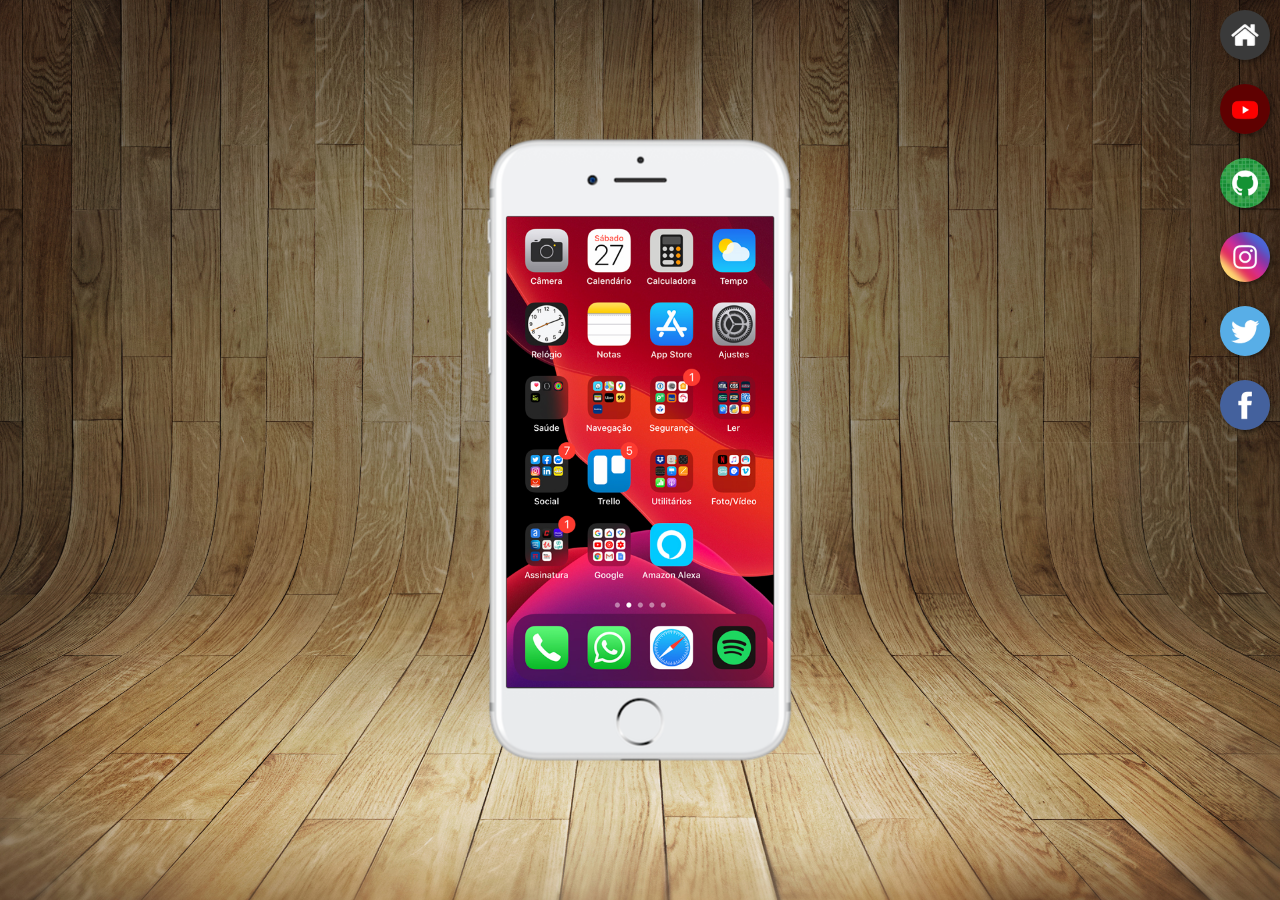
<file: index.html>
<!DOCTYPE html>
<html lang="pt-br">
<head>
    <meta charset="UTF-8">
    <meta name="viewport" content="width=device-width, initial-scale=1.0">
    <link rel="shortcut icon" href="pacote-d013/favicon.ico" type="image/x-icon">
    <title>Projeto Redes Sociais</title>
    <link rel="stylesheet" href="estilos/style.css">
</head>
<body>
    <main>
        <section id="telefone">
            <iframe src="home.html" frameborder="0" name="tela" id="tela">Seu navegador não é compatível com isso</iframe>
        </section>
        <section id="redes-sociais">
            <a href="home.html" target="tela"><img src="pacote-d013/imagens/logo-home.jpg" alt="Home"></a><br>
            <a href="youtube.html" target="tela"><img src="pacote-d013/imagens/logo-youtube.jpg" alt="YouTube"></a><br>
            <a href="github.html" target="tela"><img src="pacote-d013/imagens/logo-github.jpg" alt="GitHub"></a><br>
            <a href="instagram.html" target="tela"><img src="pacote-d013/imagens/logo-instagram.jpg" alt="Instagram"></a><br>
            <a href="twitter.html" target="tela"><img src="pacote-d013/imagens/logo-twitter.jpg" alt="Twitter"></a><br>
            <a href="facebook.html" target="tela"><img src="pacote-d013/imagens/logo-facebook.jpg" alt="Facebook"></a>
        </section>
    </main>
</body>
</html>
</file>
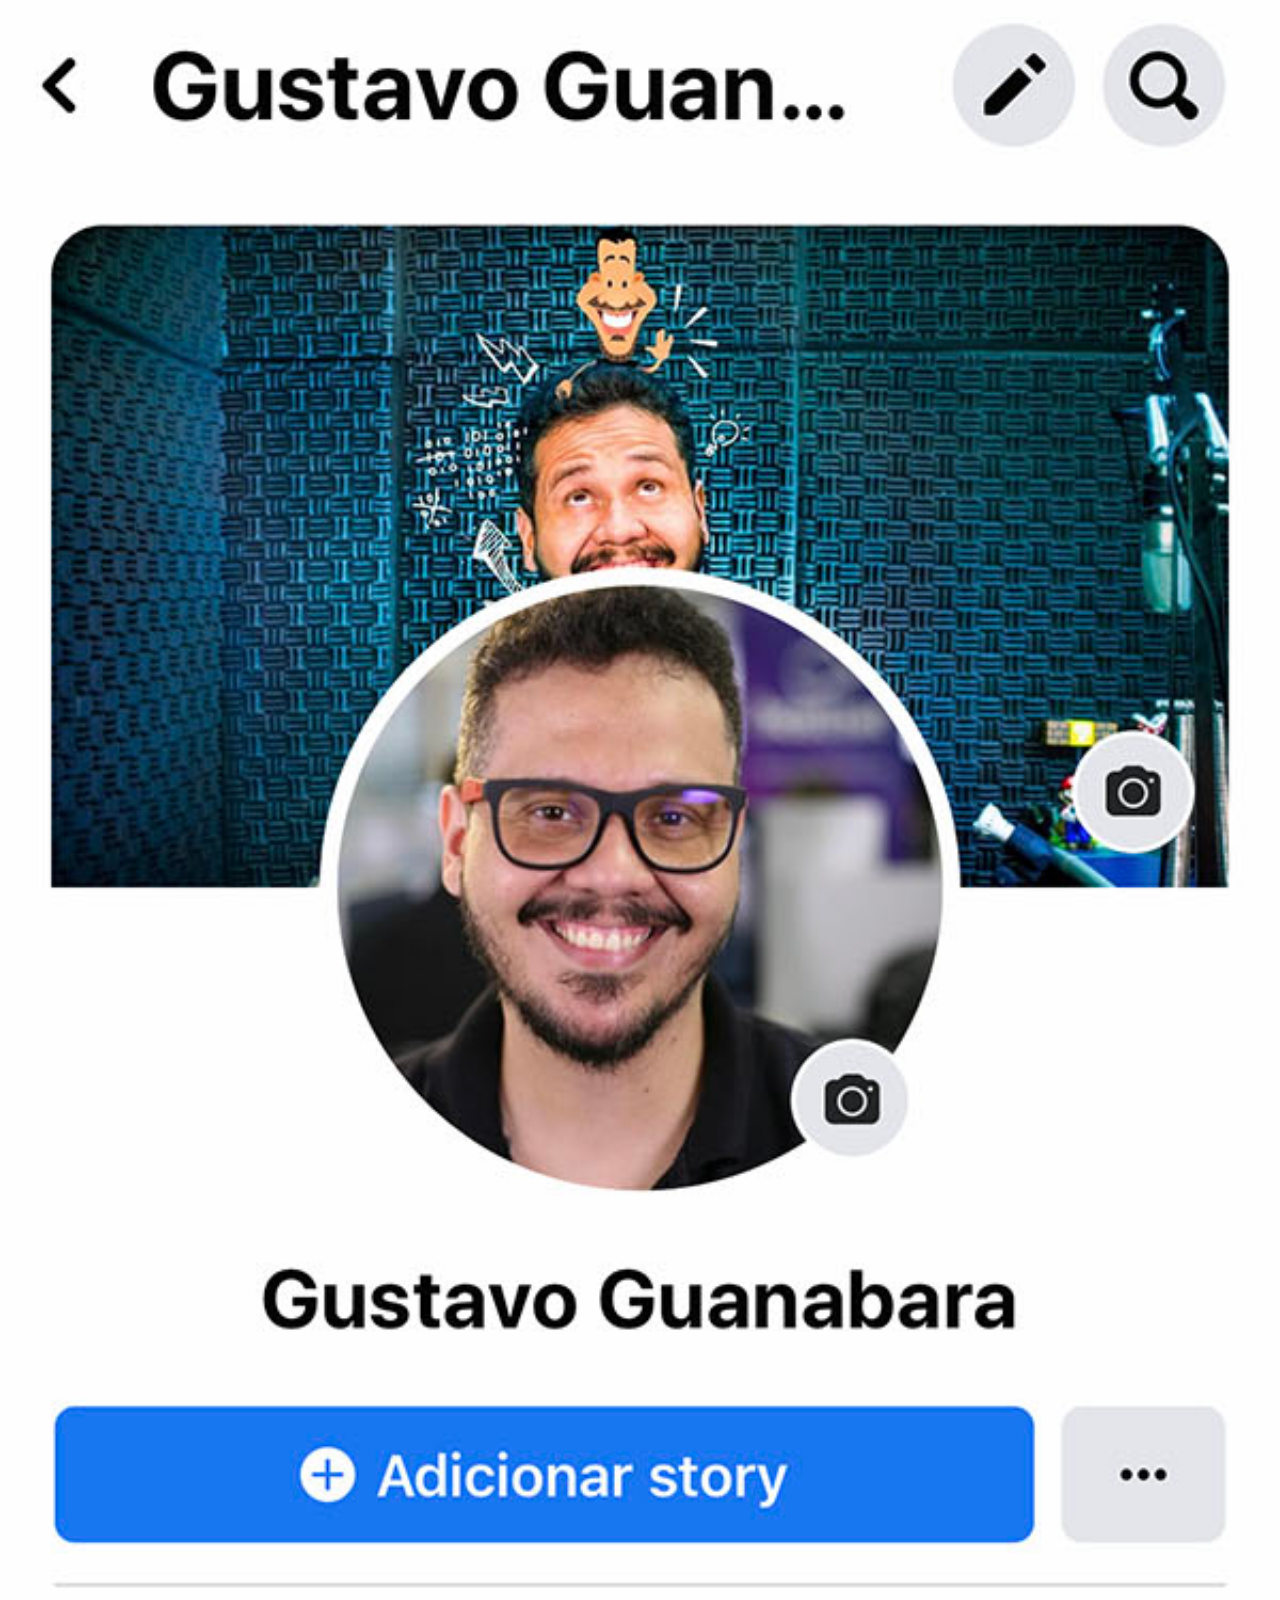
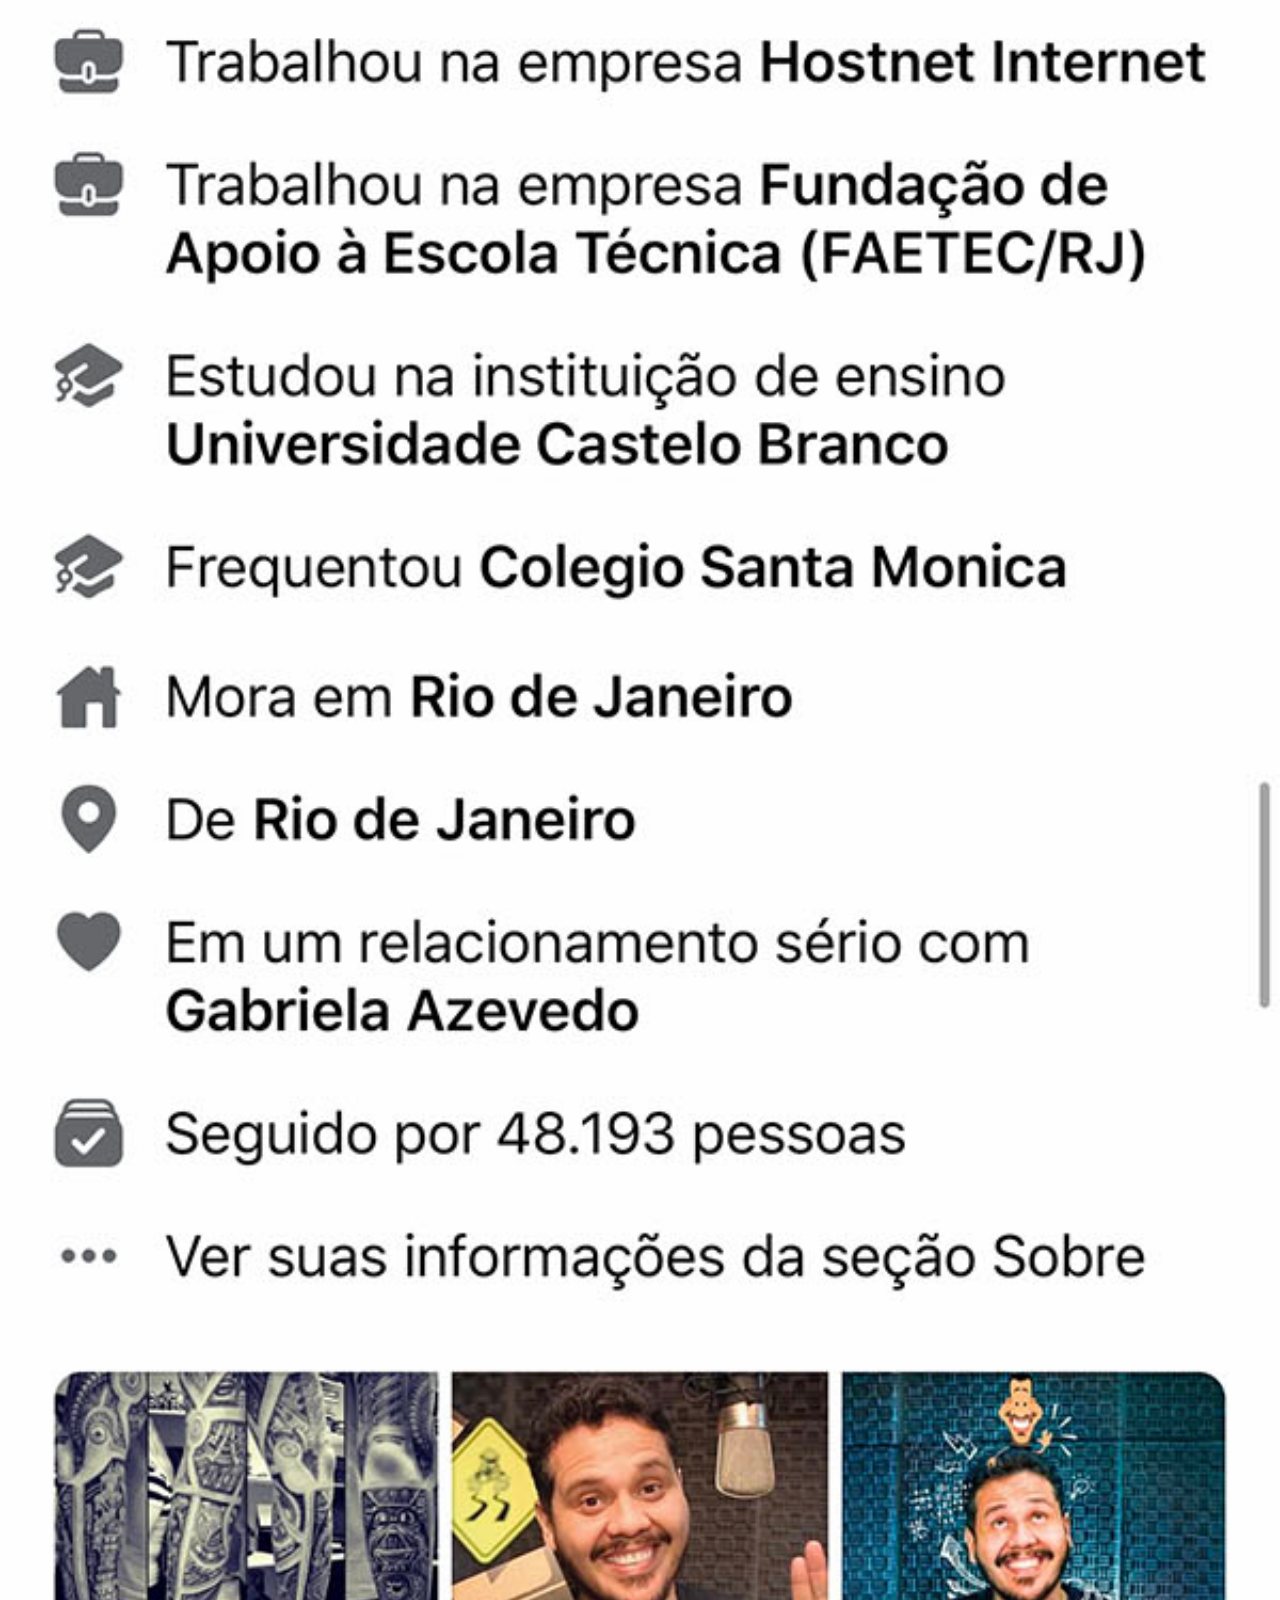
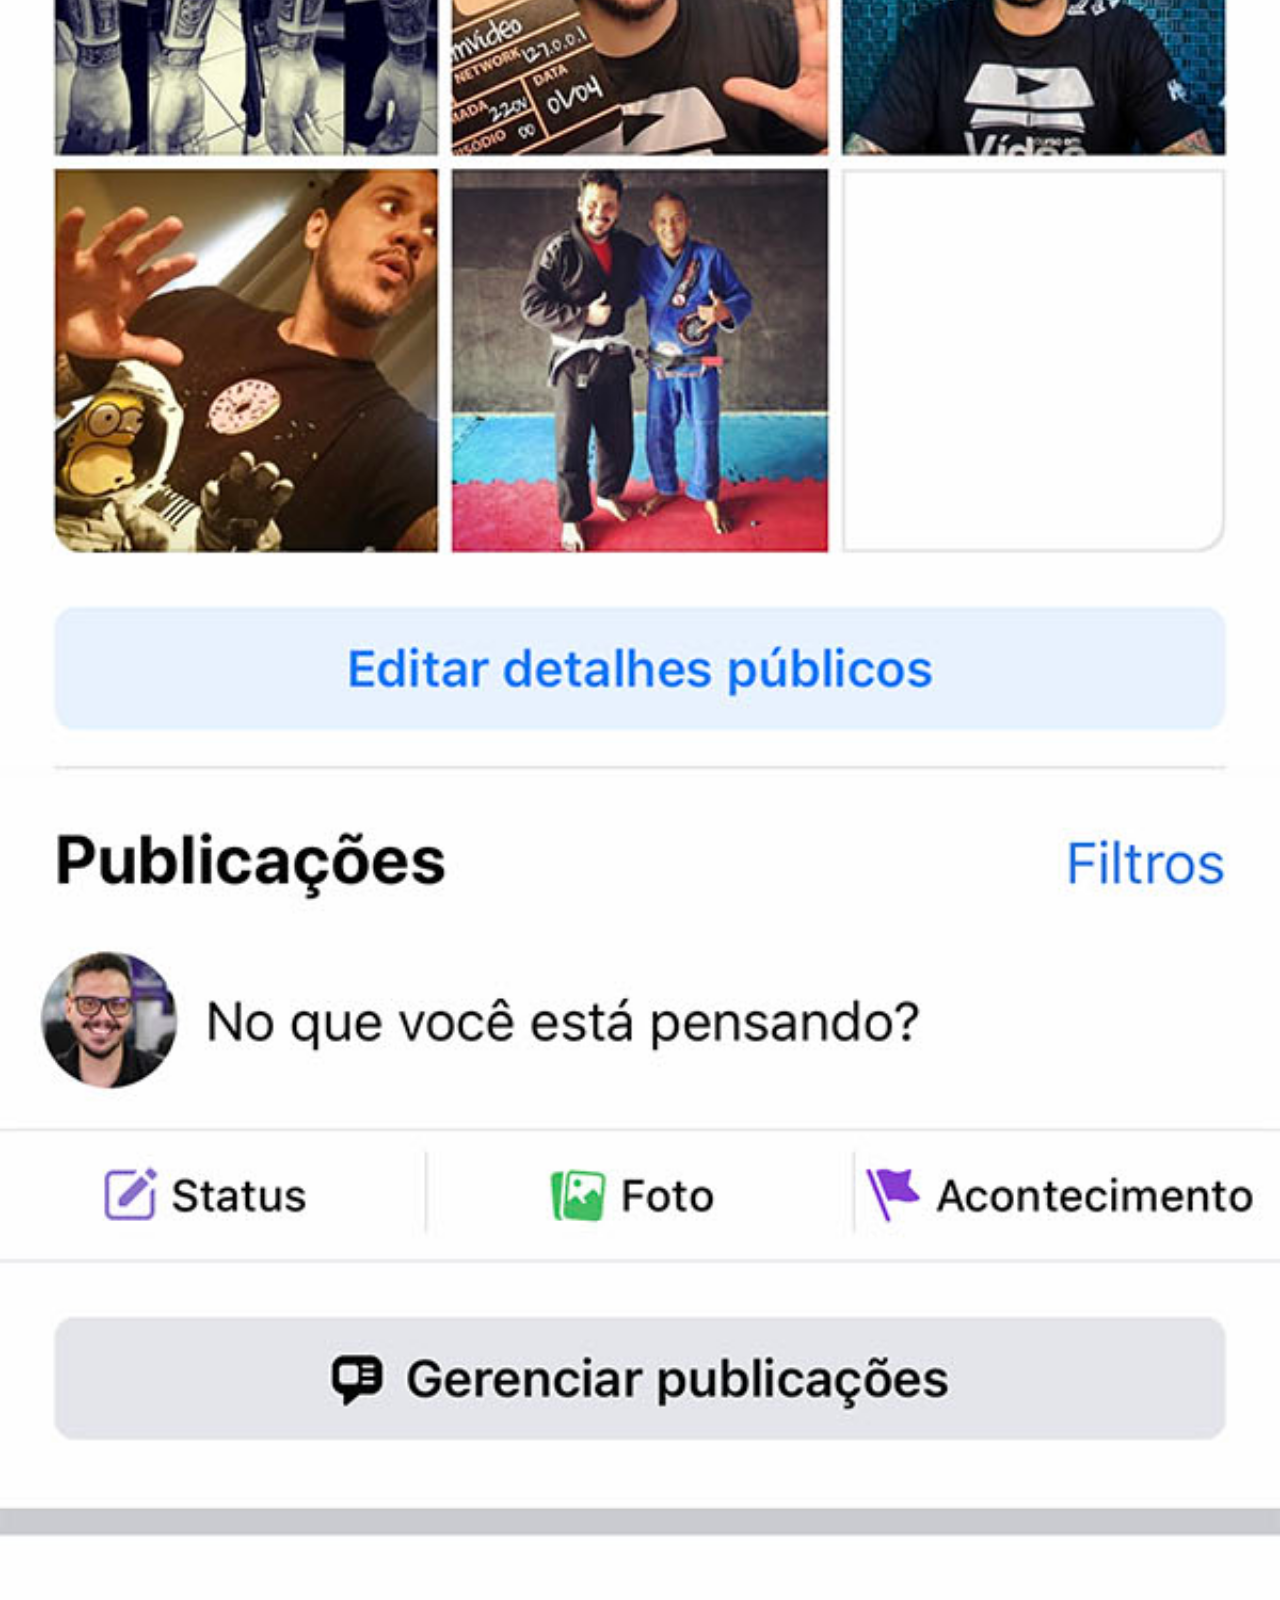
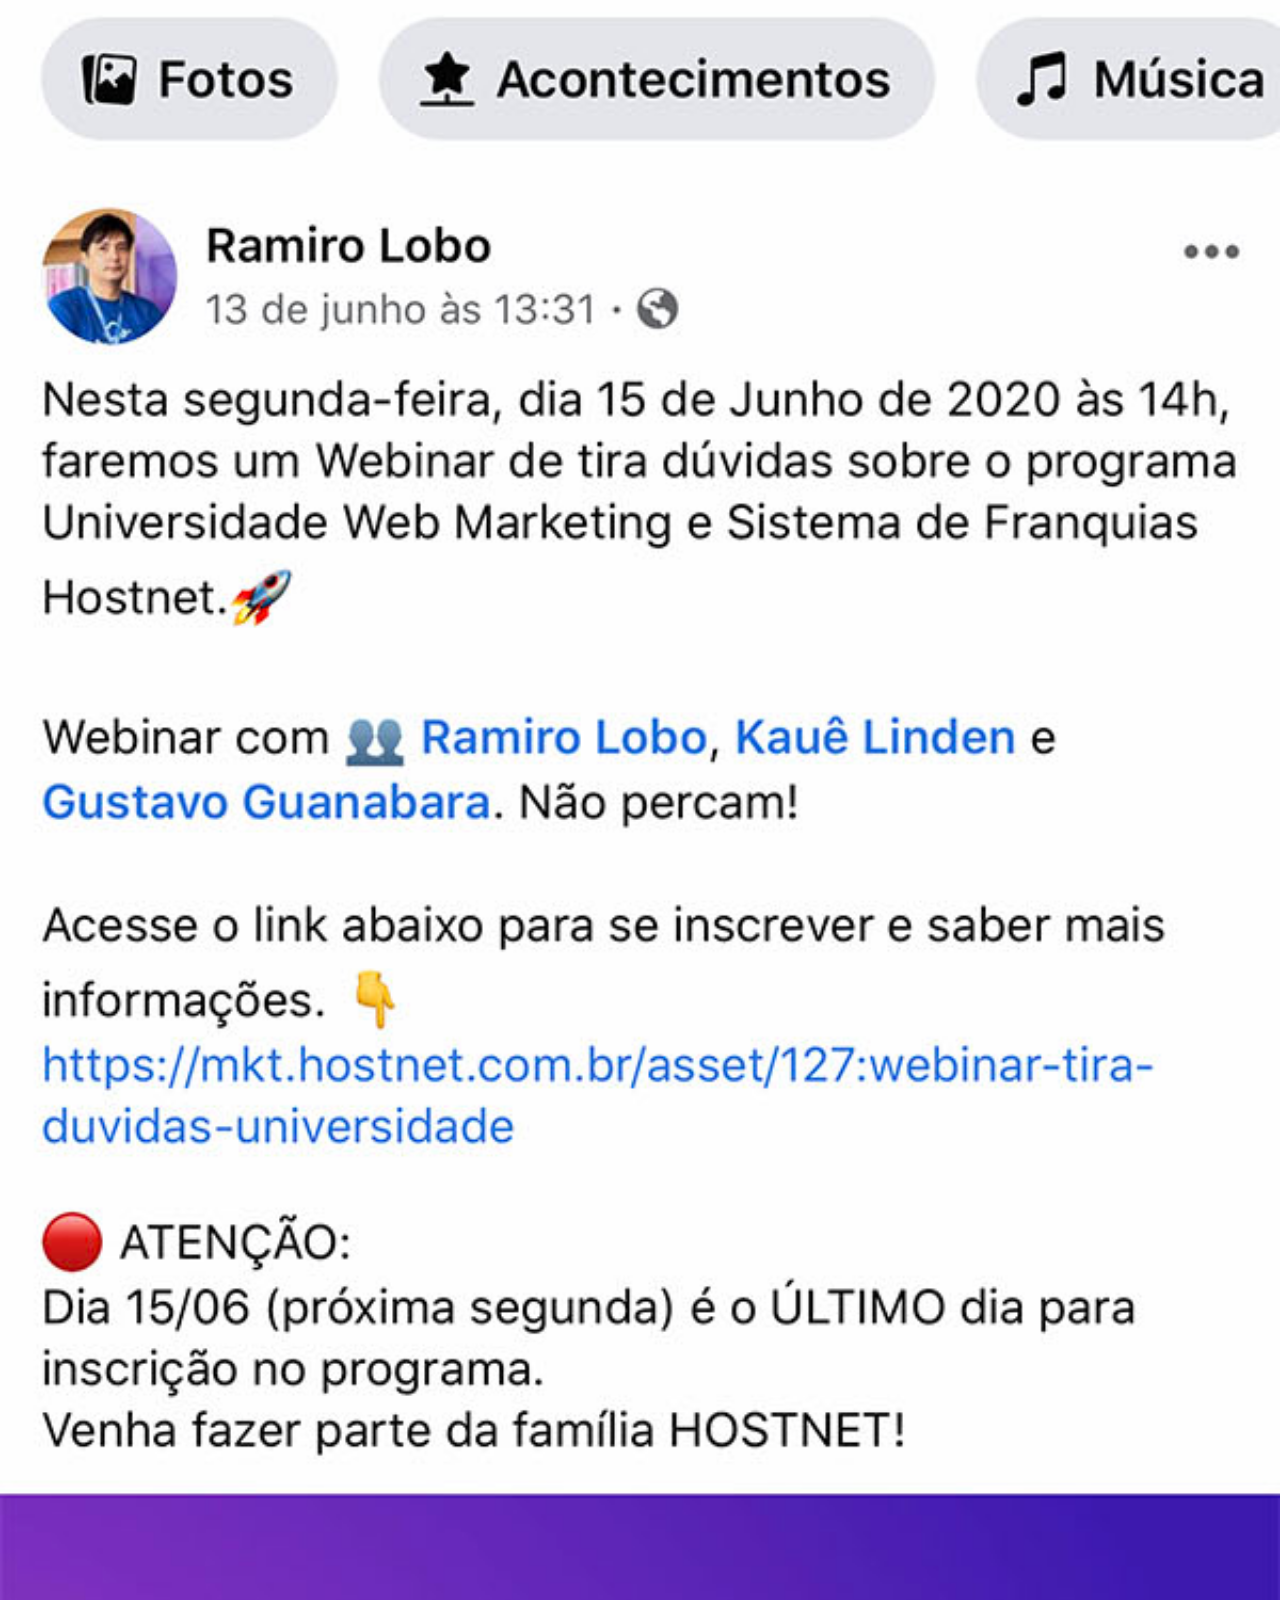
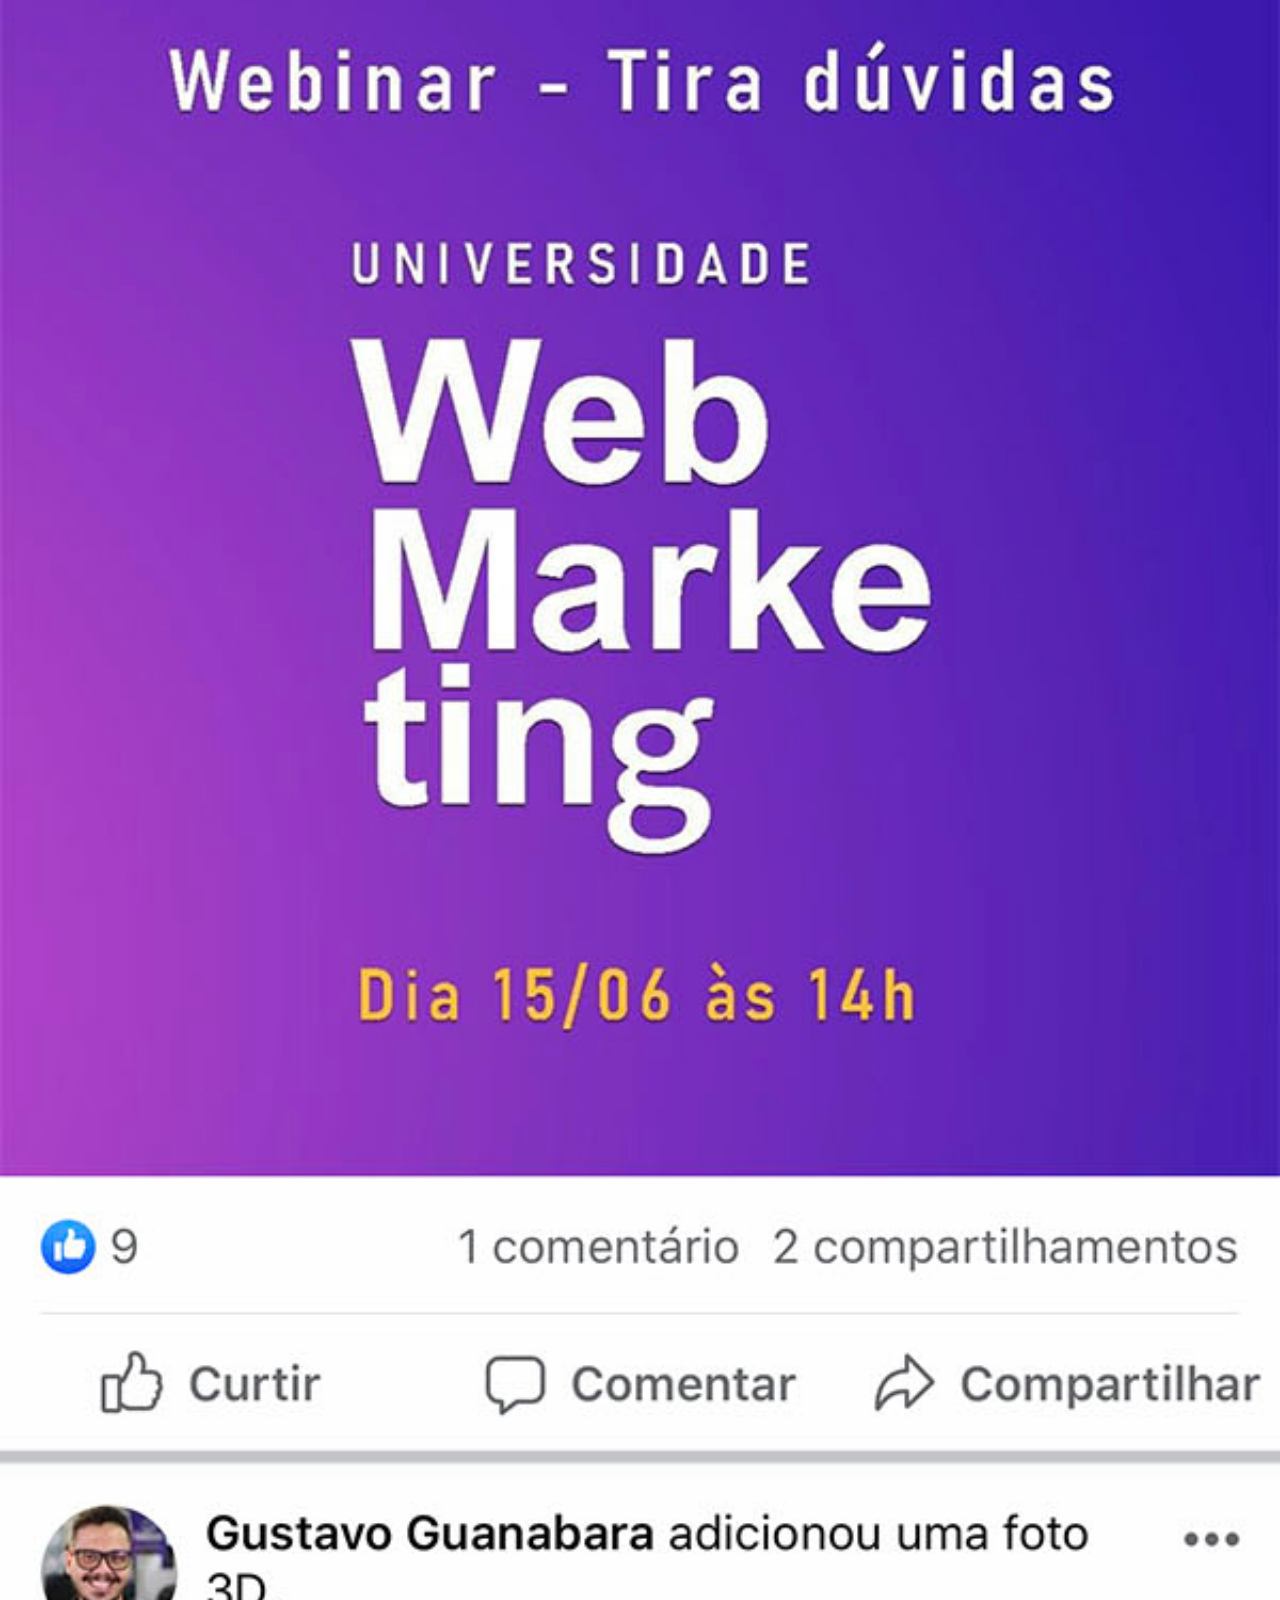
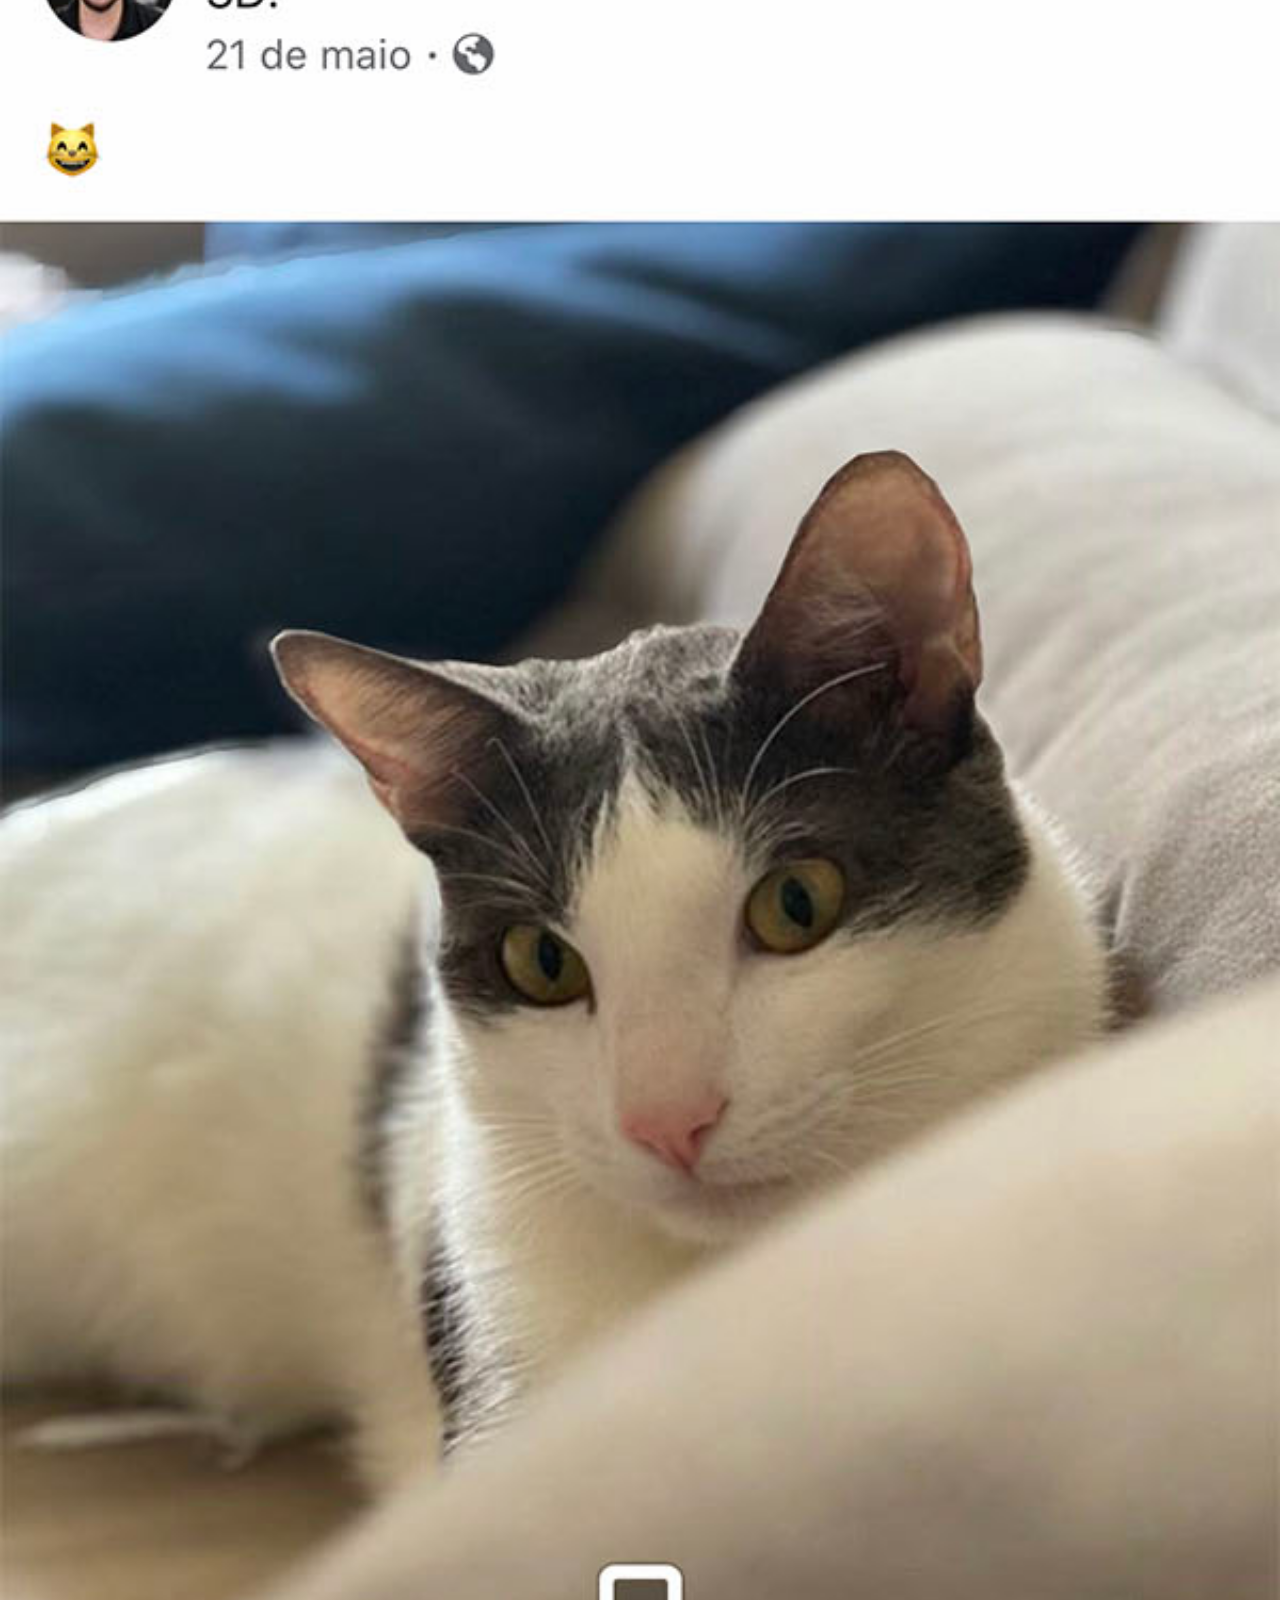
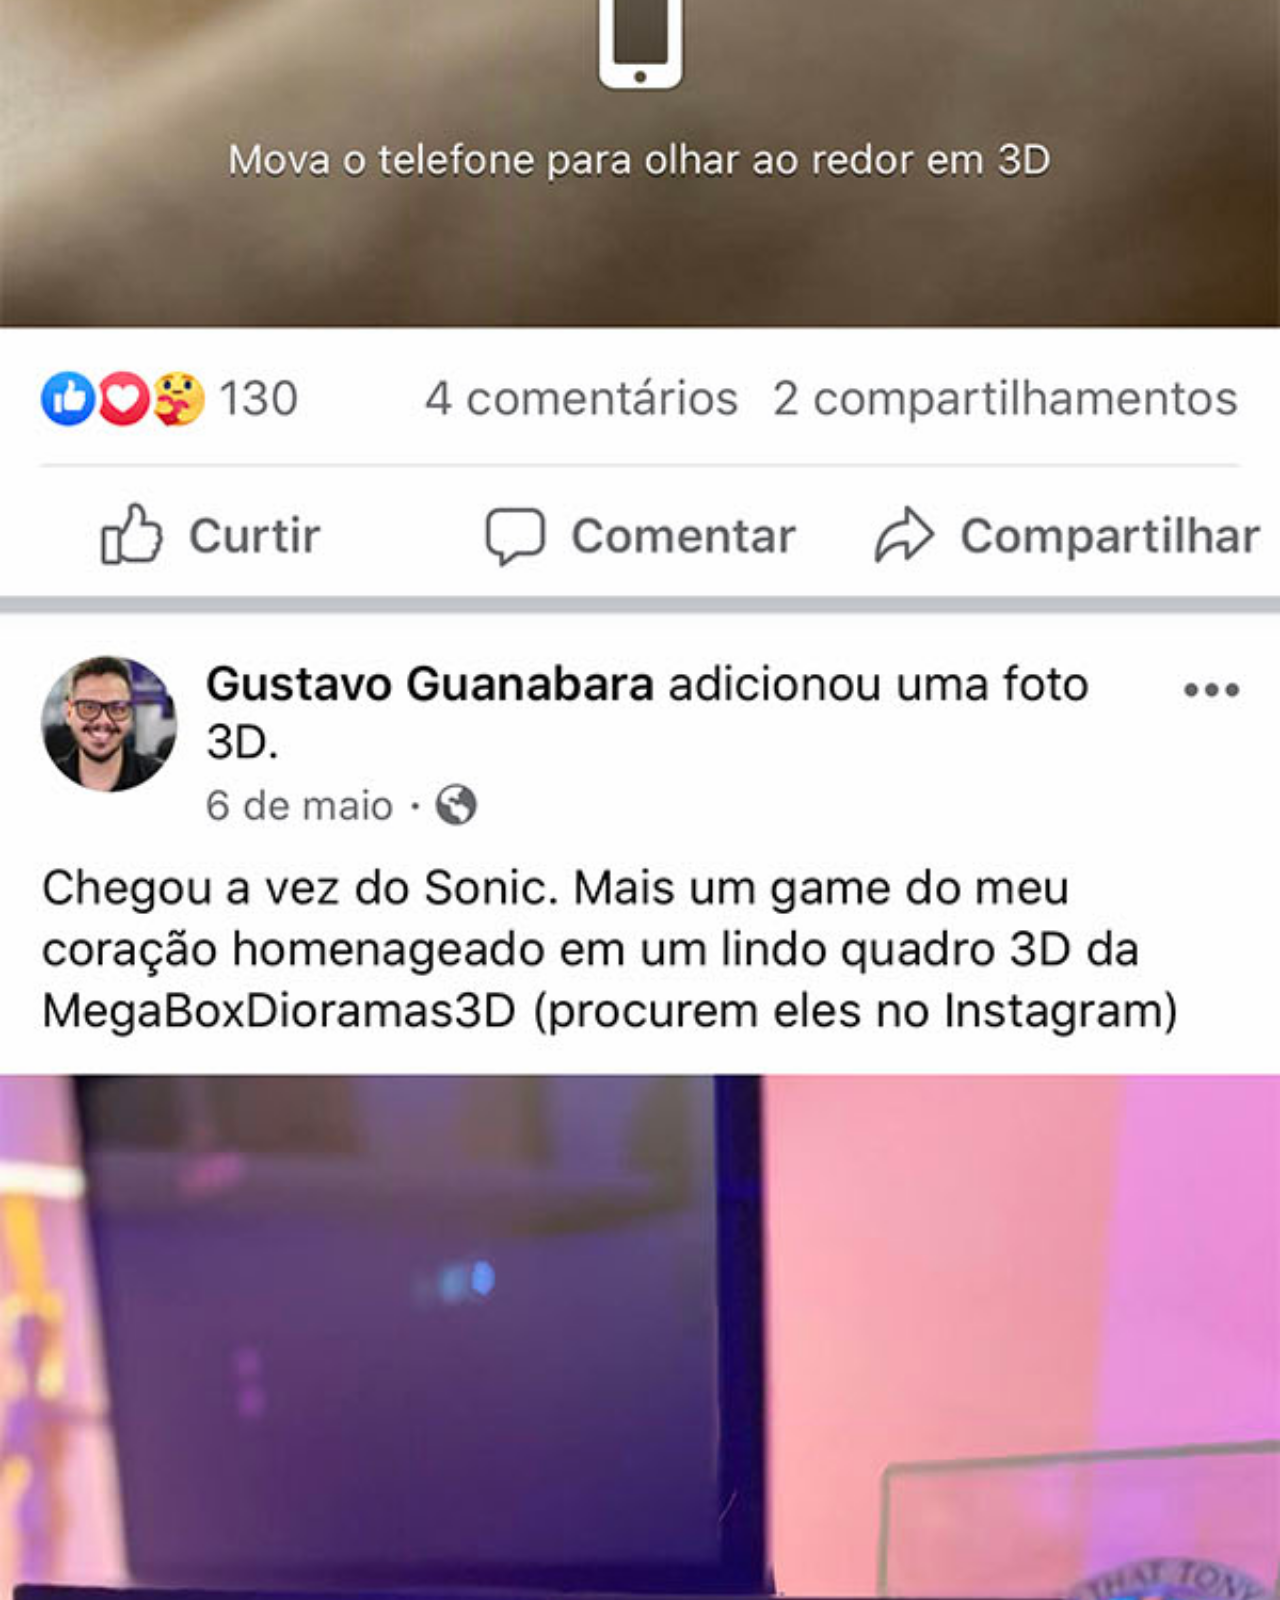
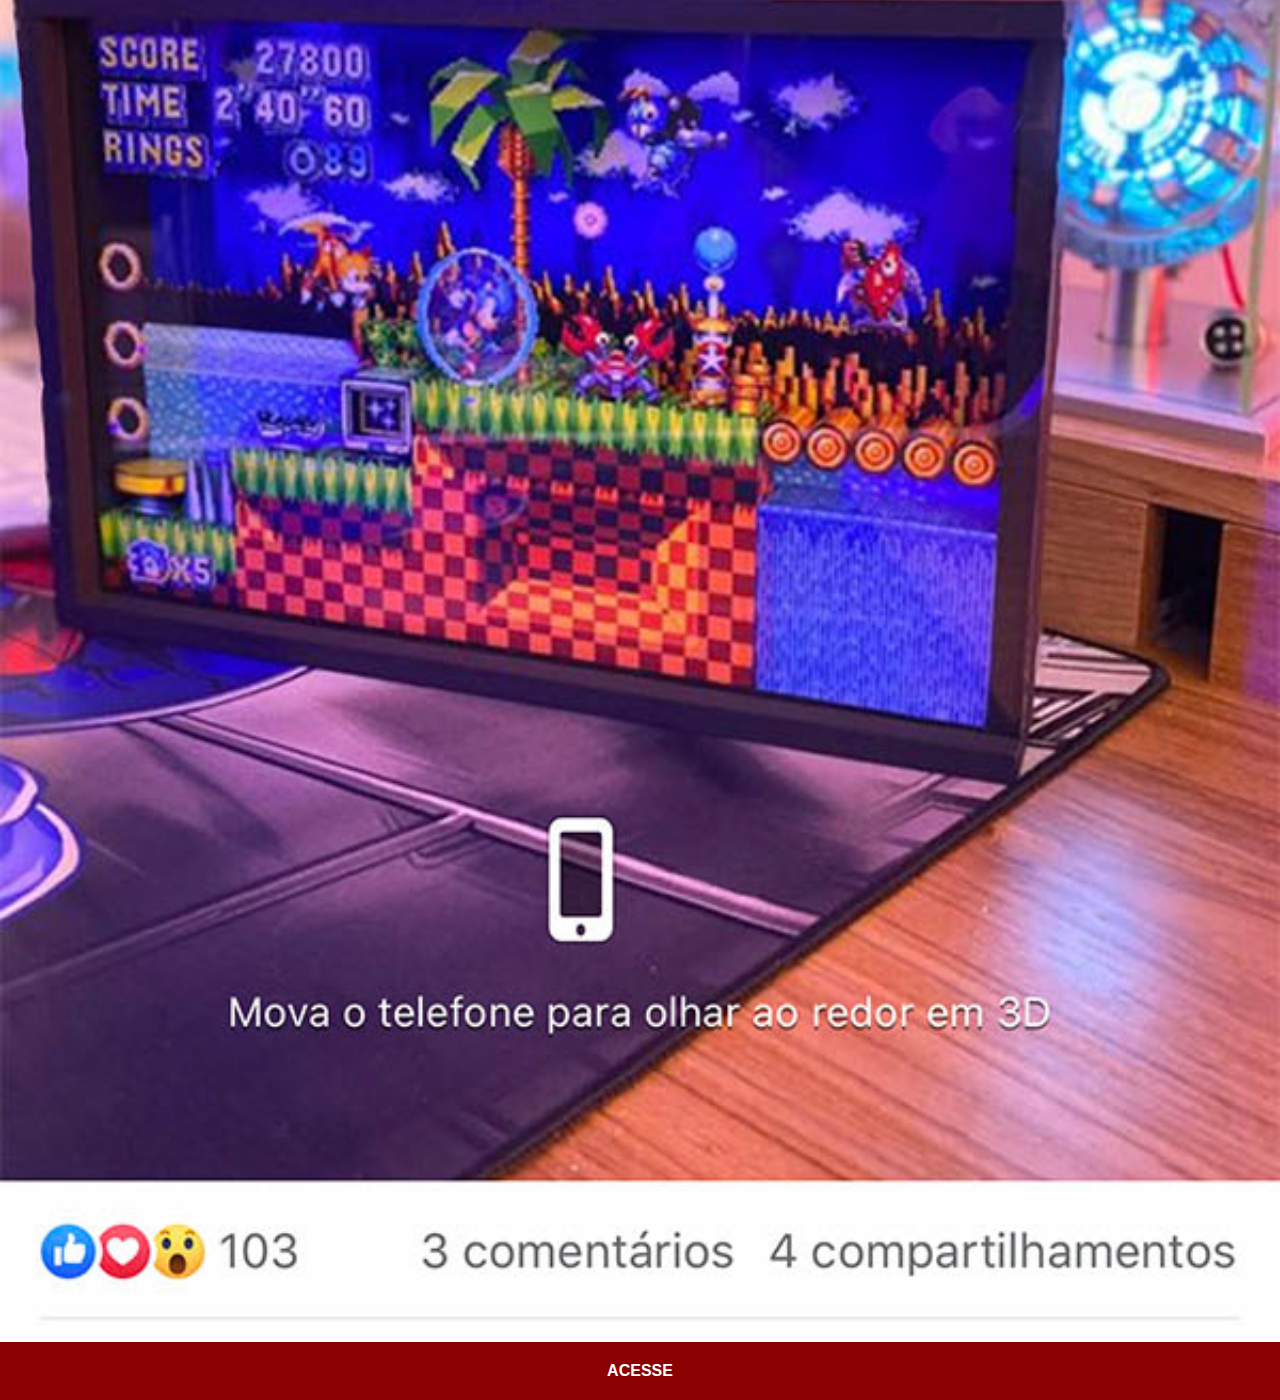
<file: facebook.html>
<!DOCTYPE html>
<html lang="pt-br">
<head>
    <meta charset="UTF-8">
    <meta name="viewport" content="width=device-width, initial-scale=1.0">
    <title>Facebook</title>
    <link rel="stylesheet" href="estilos/social.css">
</head>
<body>
    <img src="pacote-d013/imagens/tela-facebook.jpg" alt="Facebook"><a href="https://www.facebook.com/gustavoguanabara">ACESSE</a>
</body>
</html>
</file>
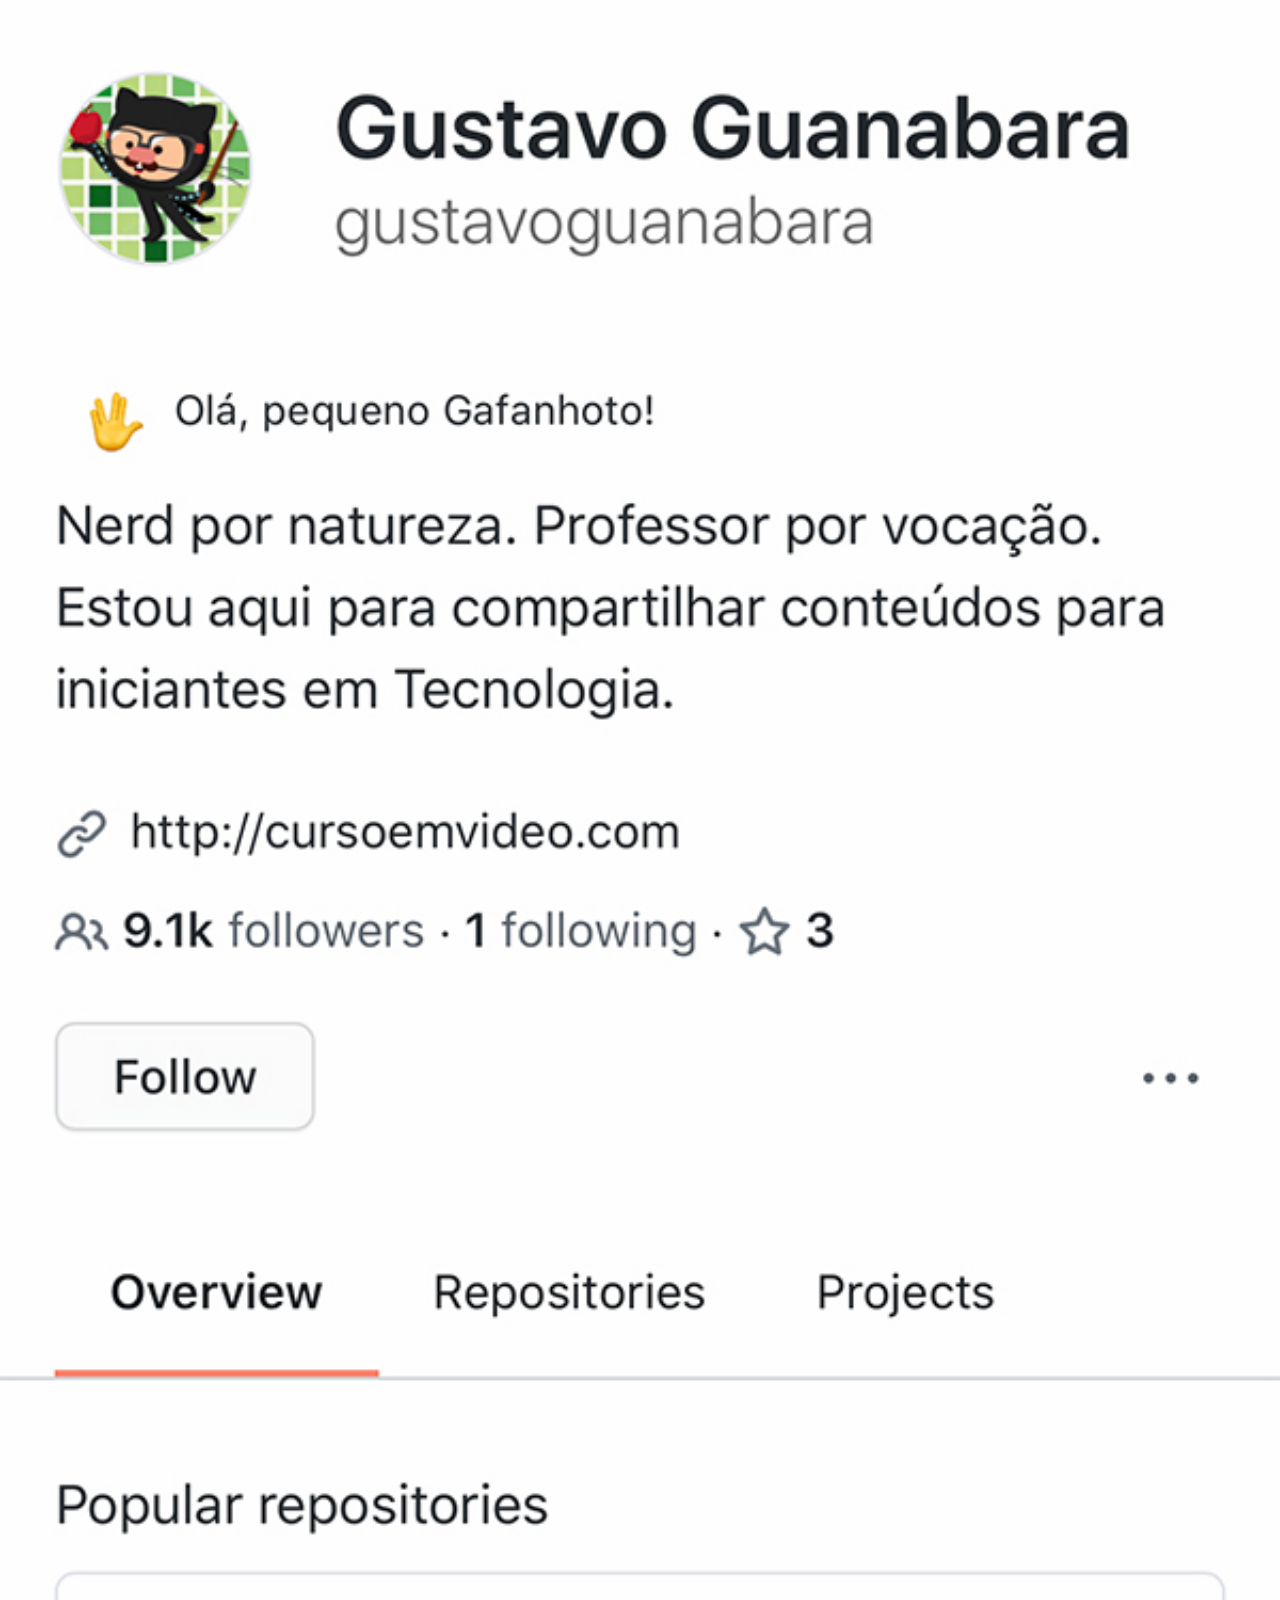
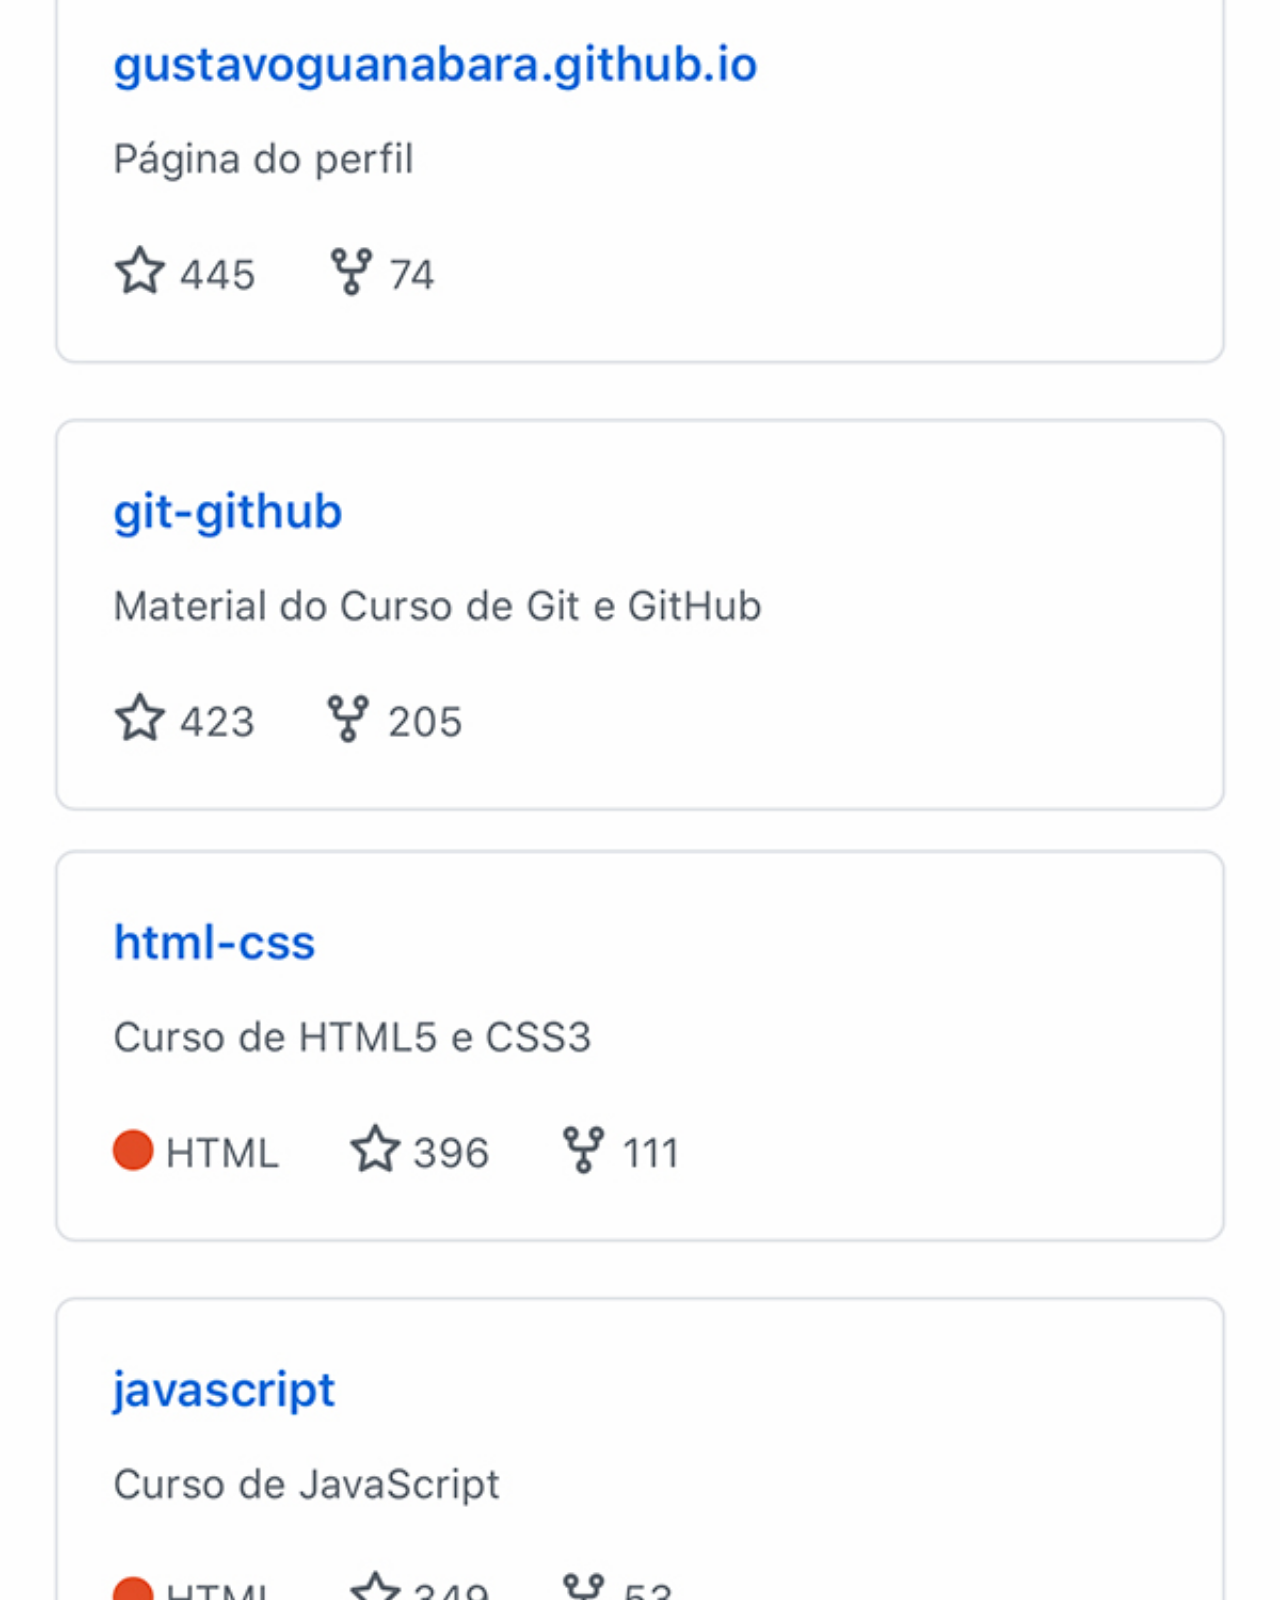
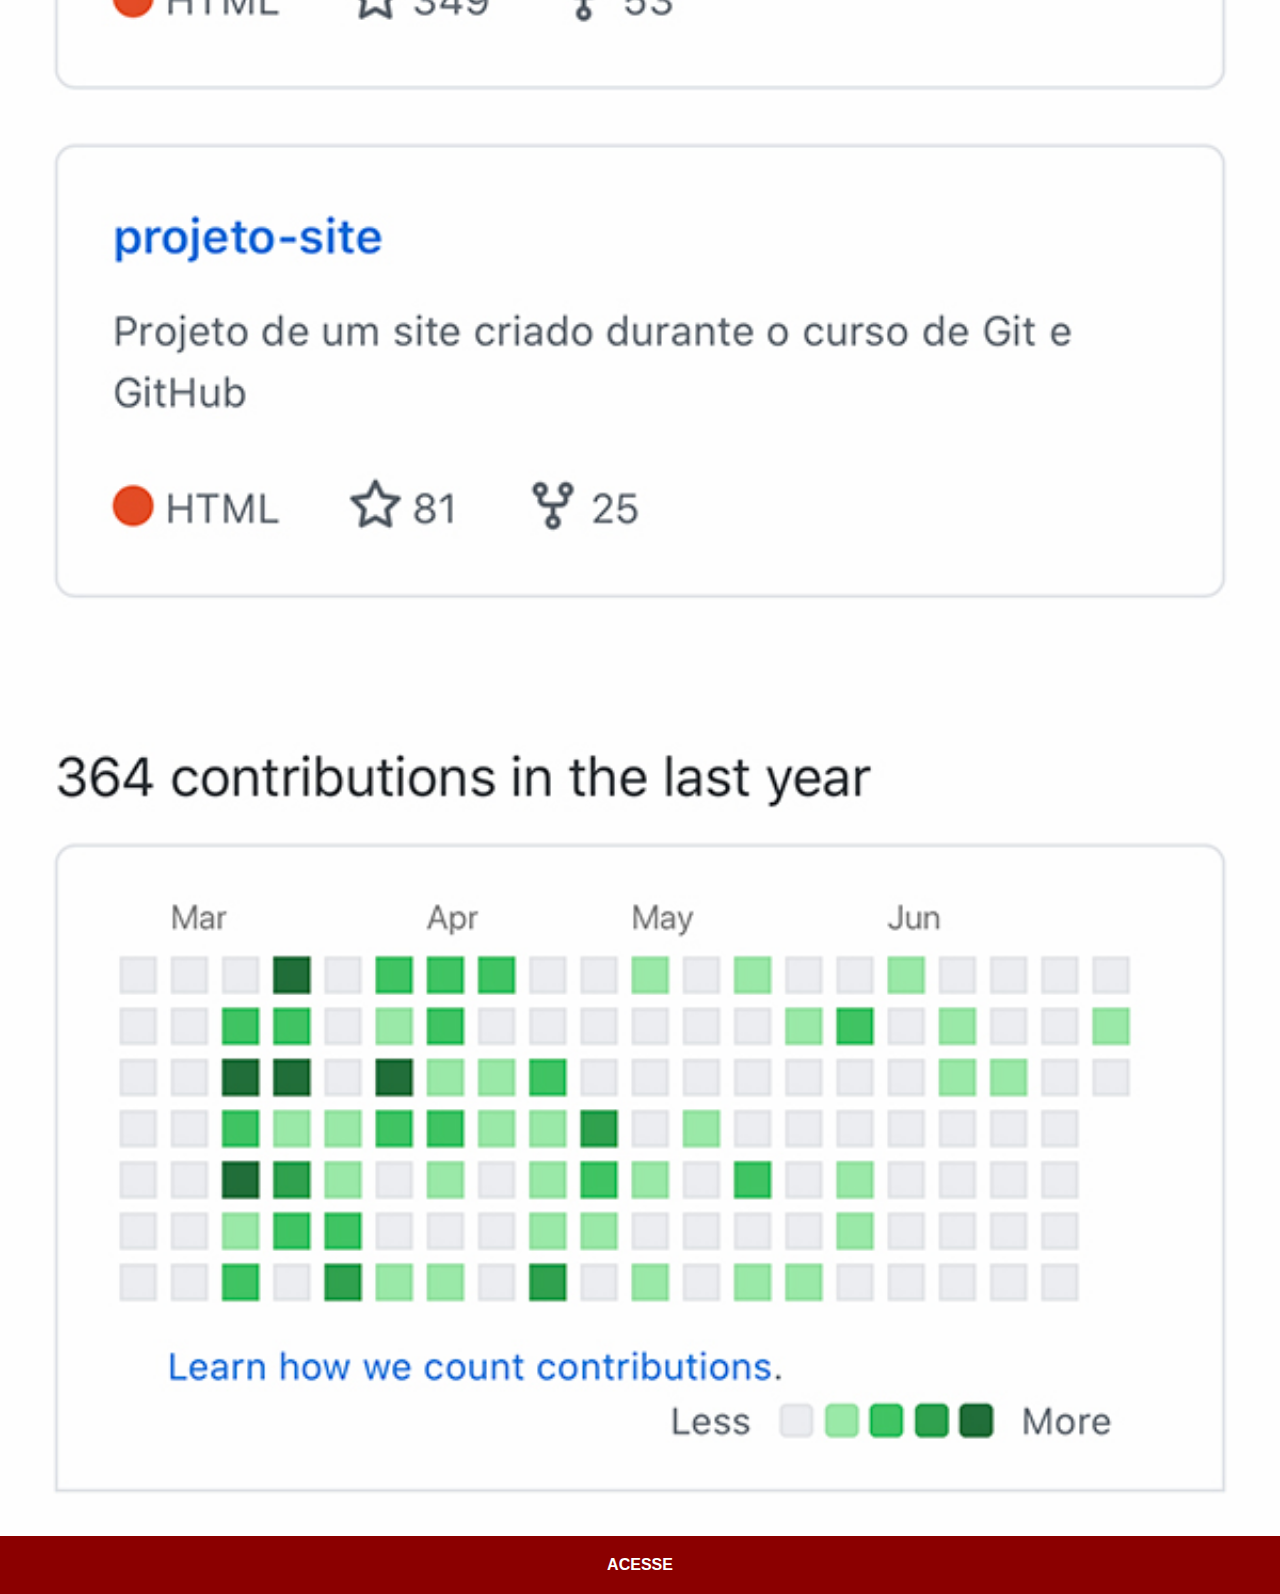
<file: github.html>
<!DOCTYPE html>
<html lang="pt-br">
<head>
    <meta charset="UTF-8">
    <meta name="viewport" content="width=device-width, initial-scale=1.0">
    <title>GitHub</title>
    <link rel="stylesheet" href="estilos/social.css">
</head>
<body>
    <img src="pacote-d013/imagens/tela-github.jpg" alt="GitHub"><a href="gustavoguanabara.github.io">ACESSE</a>
</body>
</html>
</file>
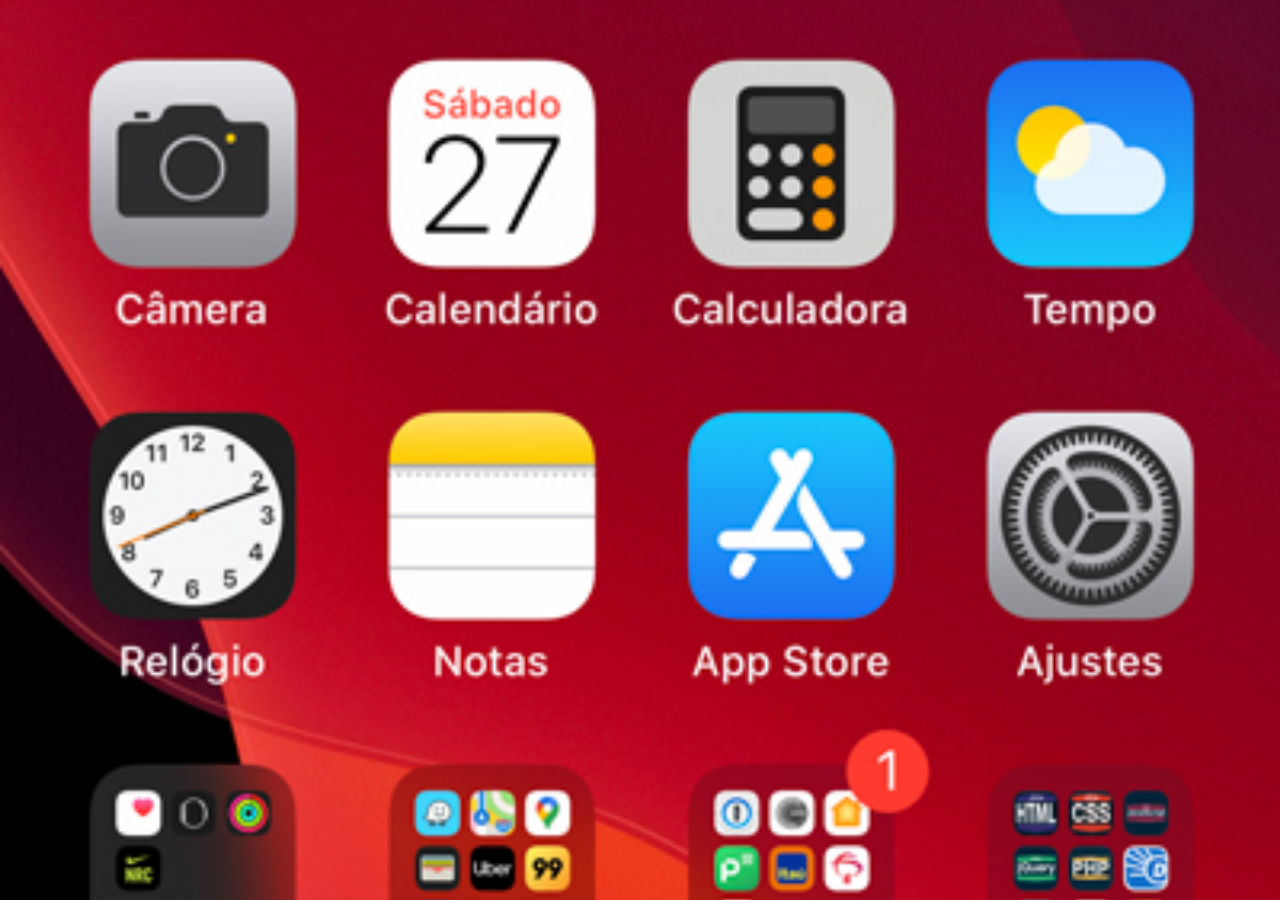
<file: home.html>
<!DOCTYPE html>
<html lang="pt-br">
<head>
    <meta charset="UTF-8">
    <meta name="viewport" content="width=device-width, initial-scale=1.0">
    <title>Home</title>
    <style>
        *{
            margin: 0px;
            padding: 0px;
        }

        body{
            height: 100vh;
            width: 100vw;
            background: black url('pacote-d013/imagens/tela-home.jpg') no-repeat top center;
            background-size: cover;
        }
    </style>
</head>
<body>
    
</body>
</html>
</file>
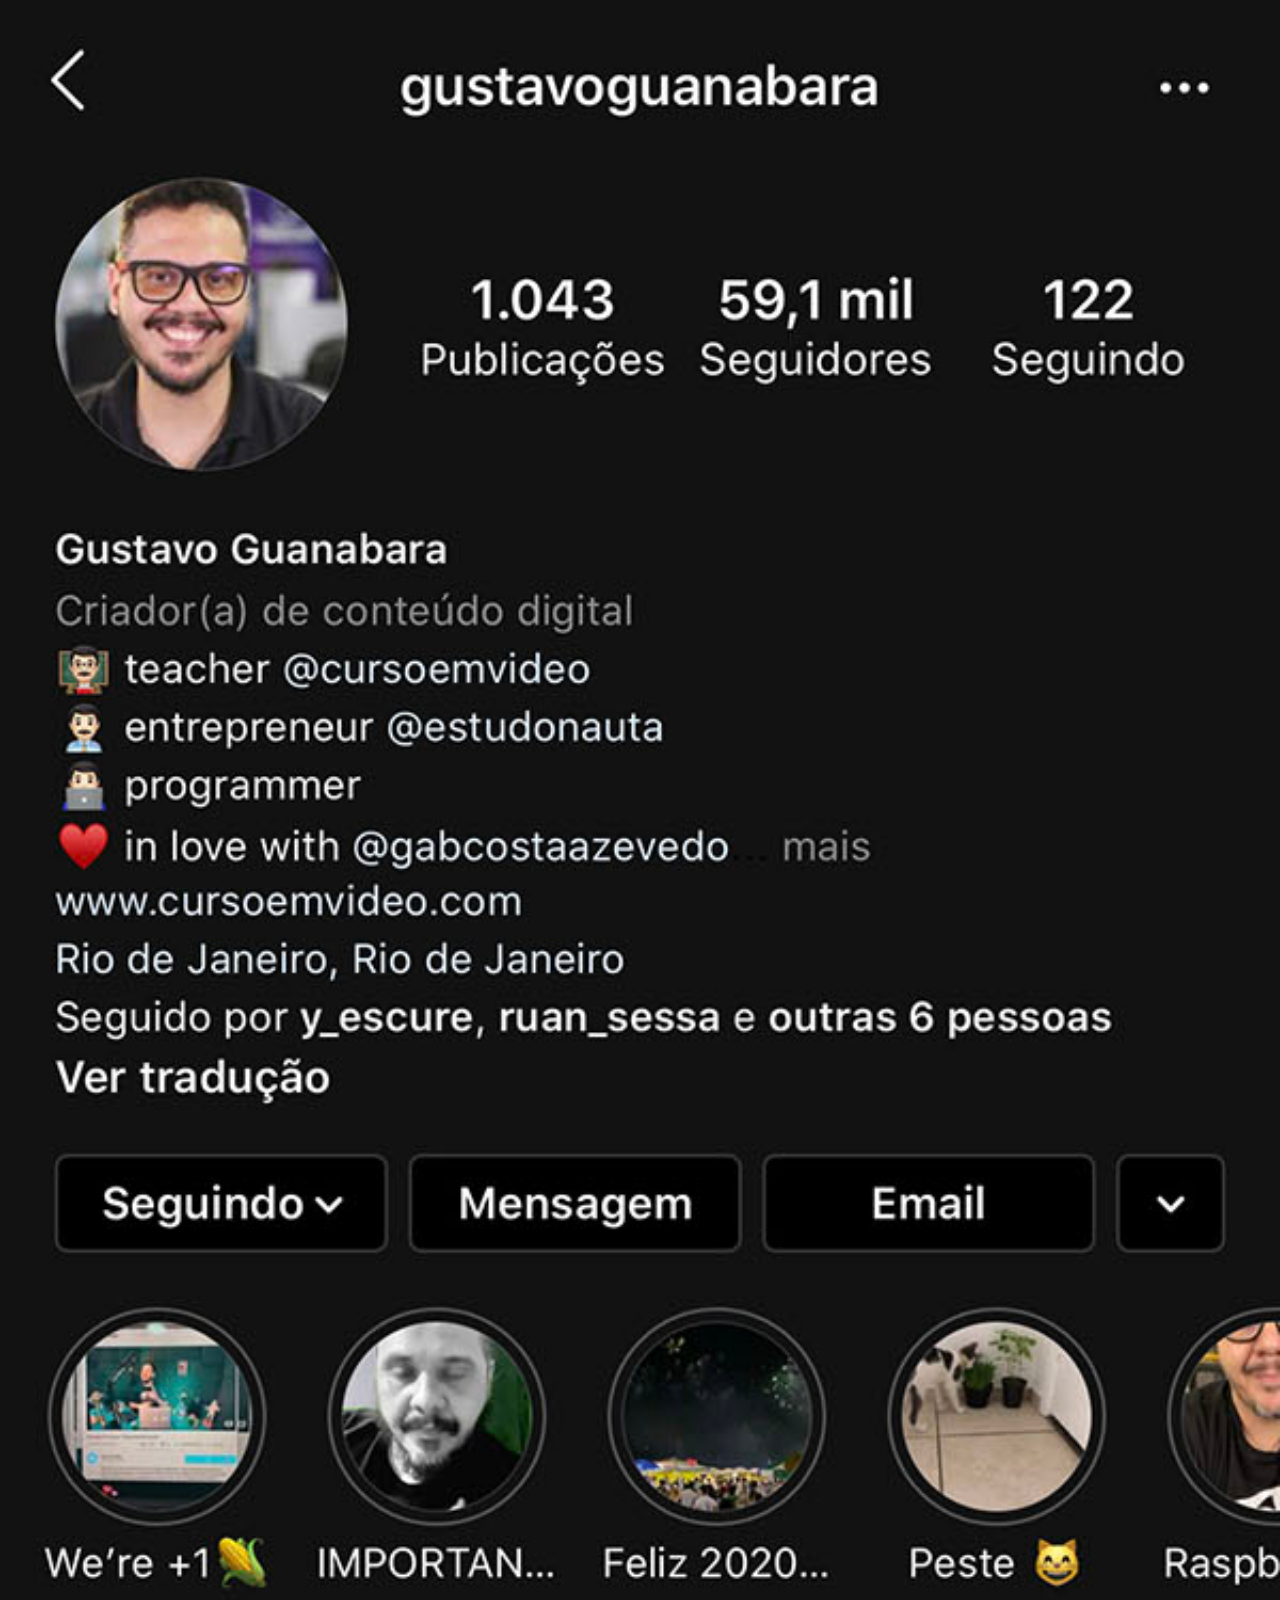
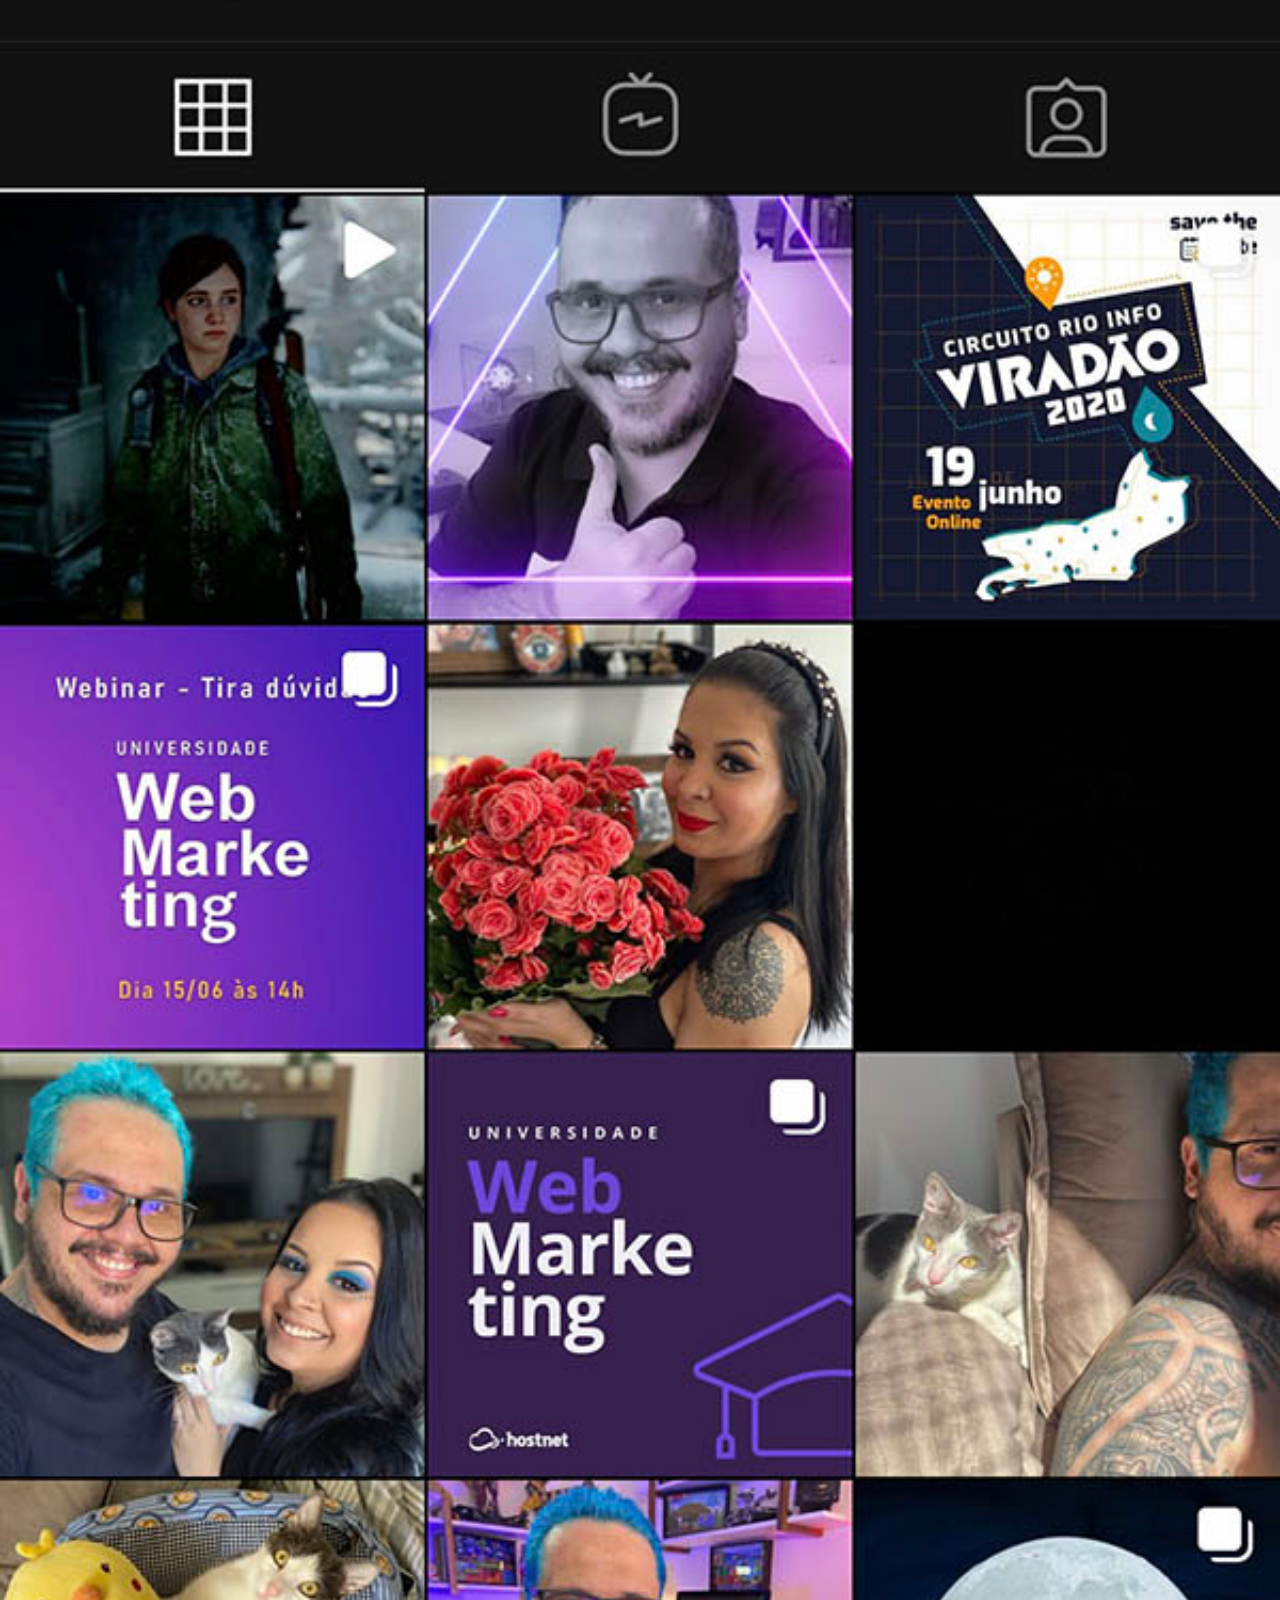
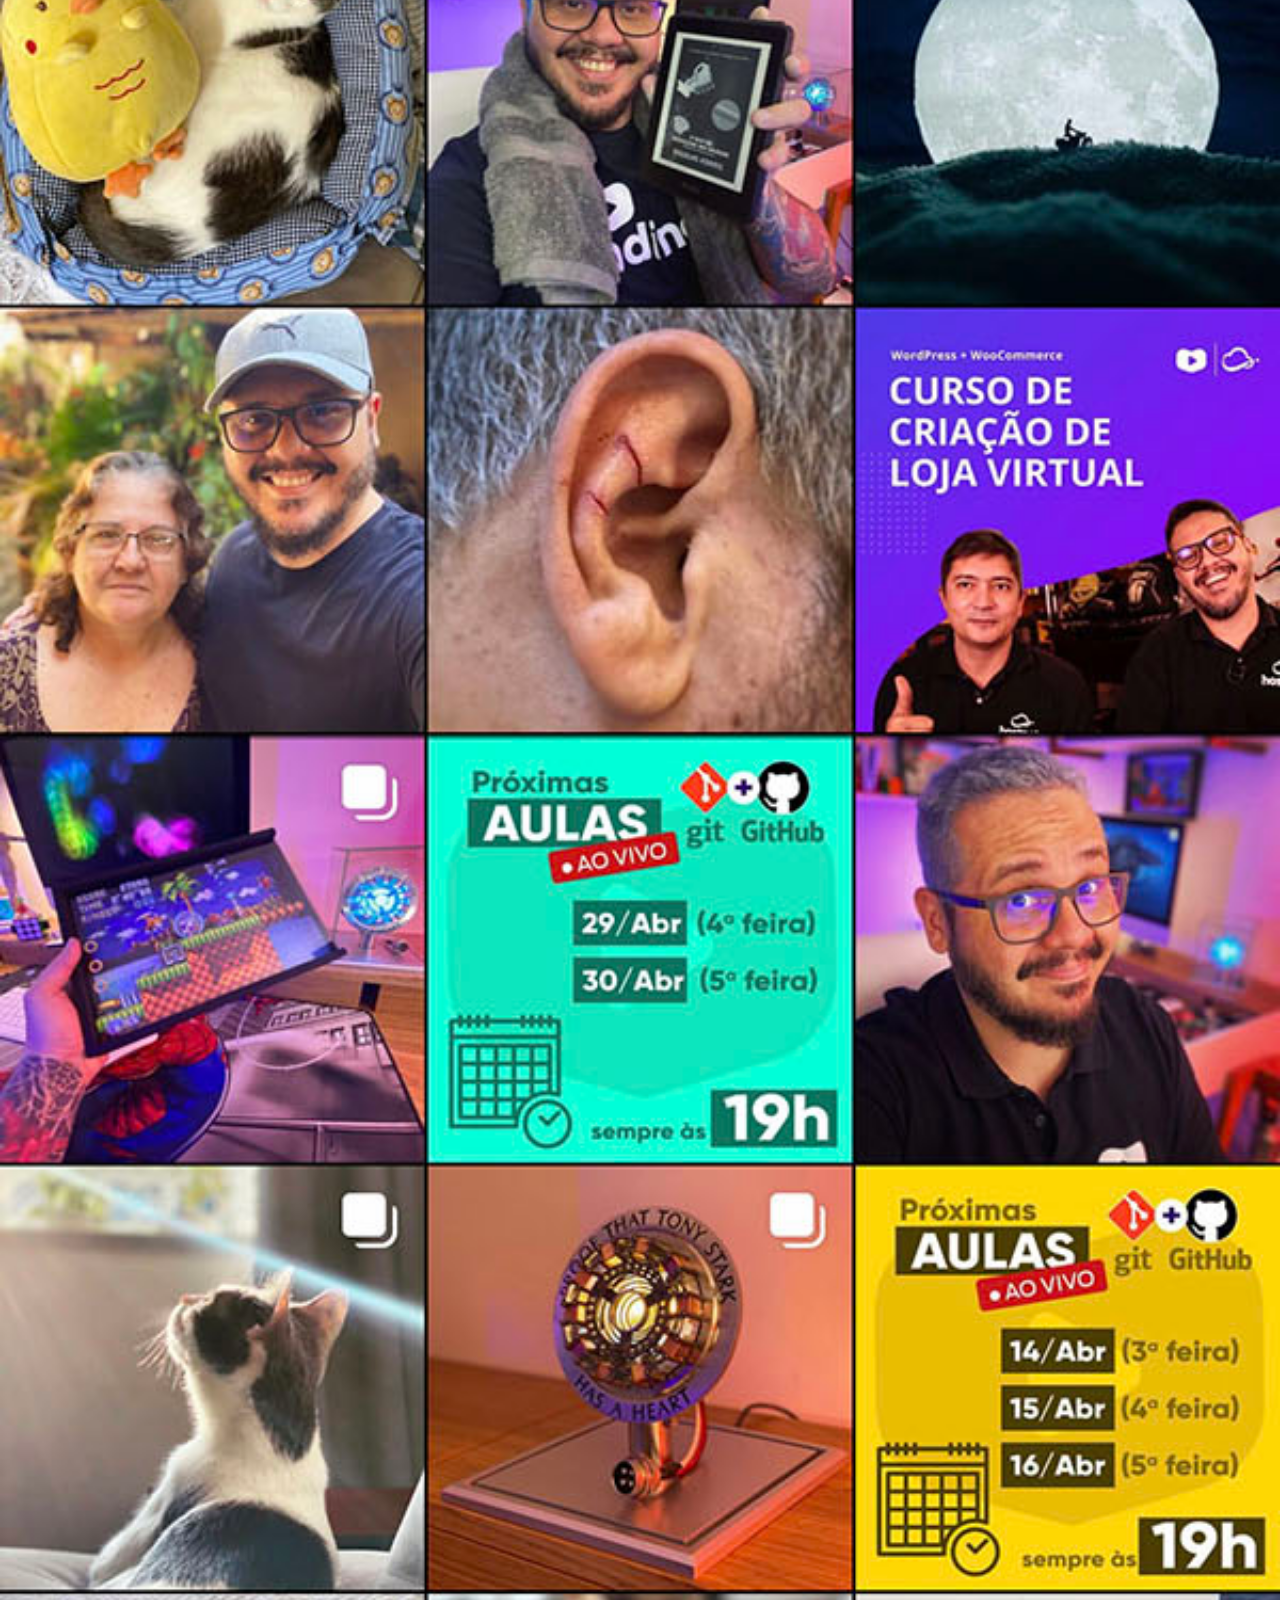
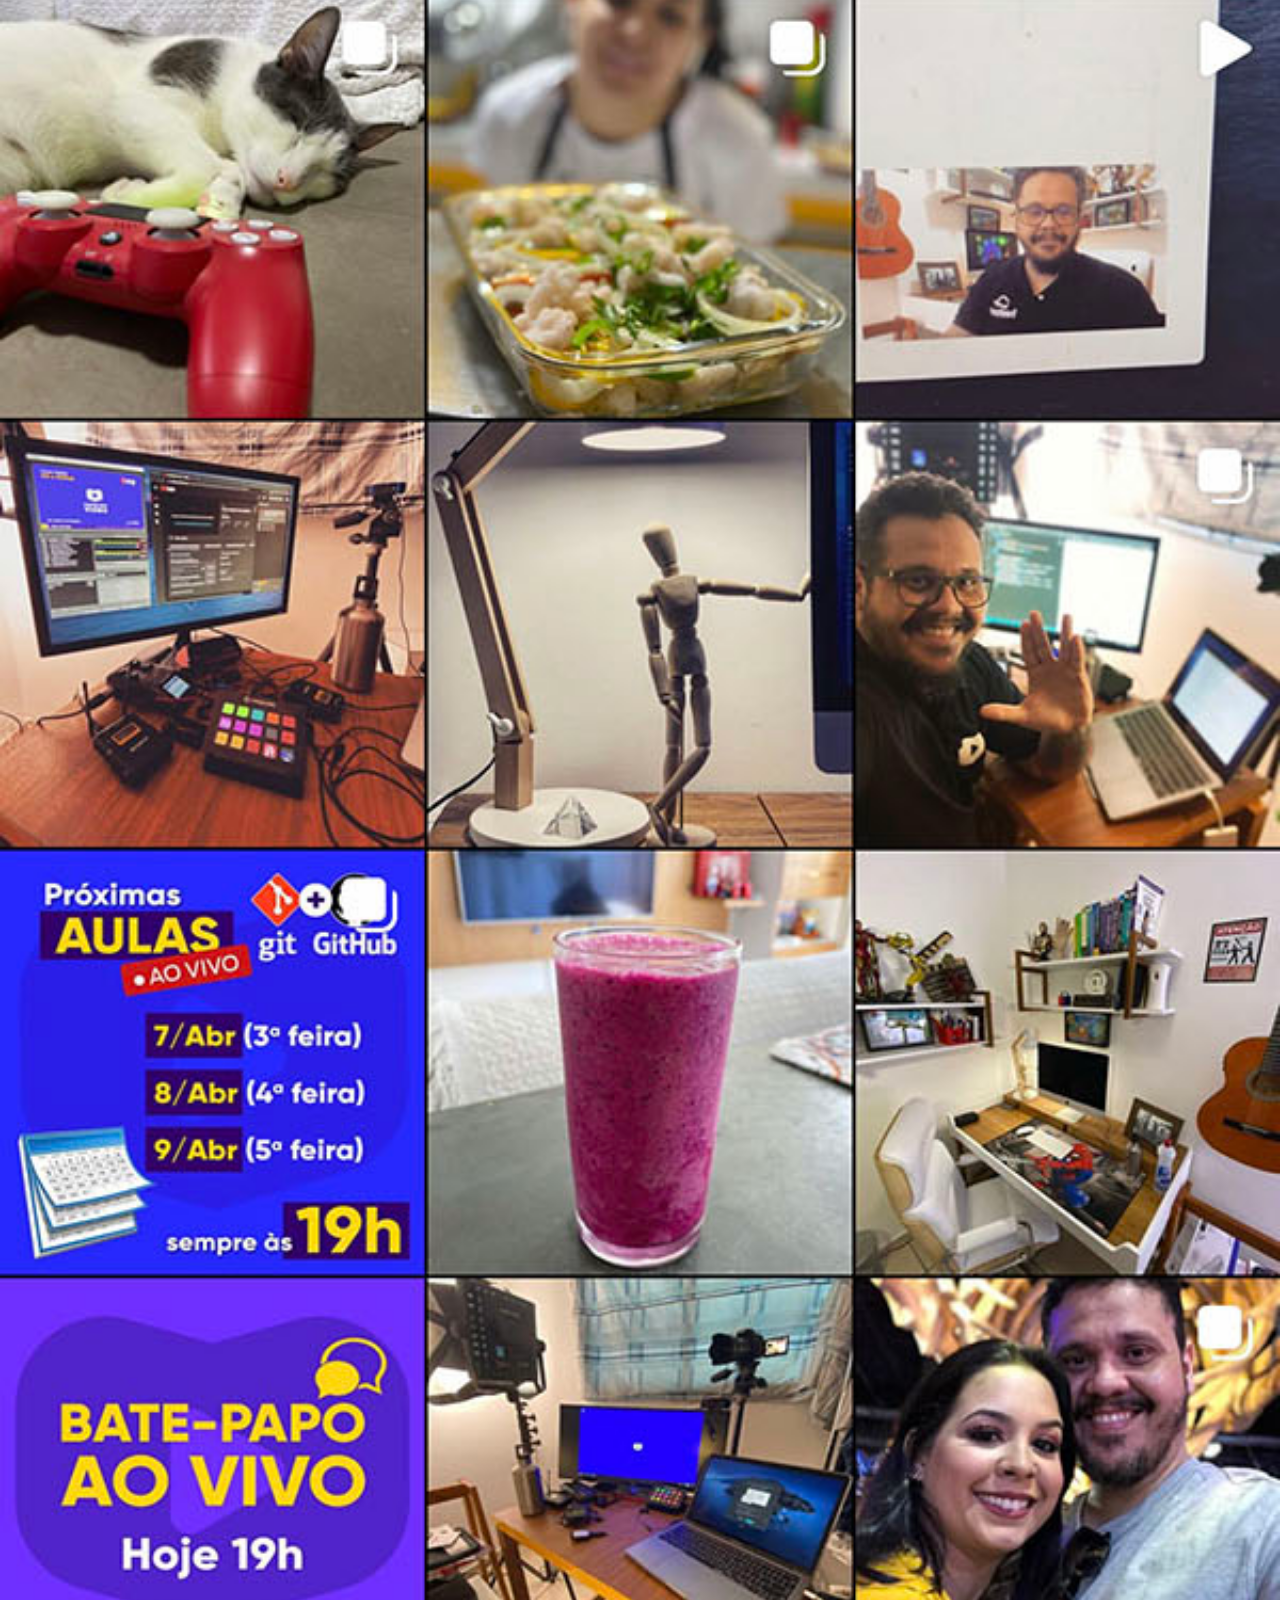
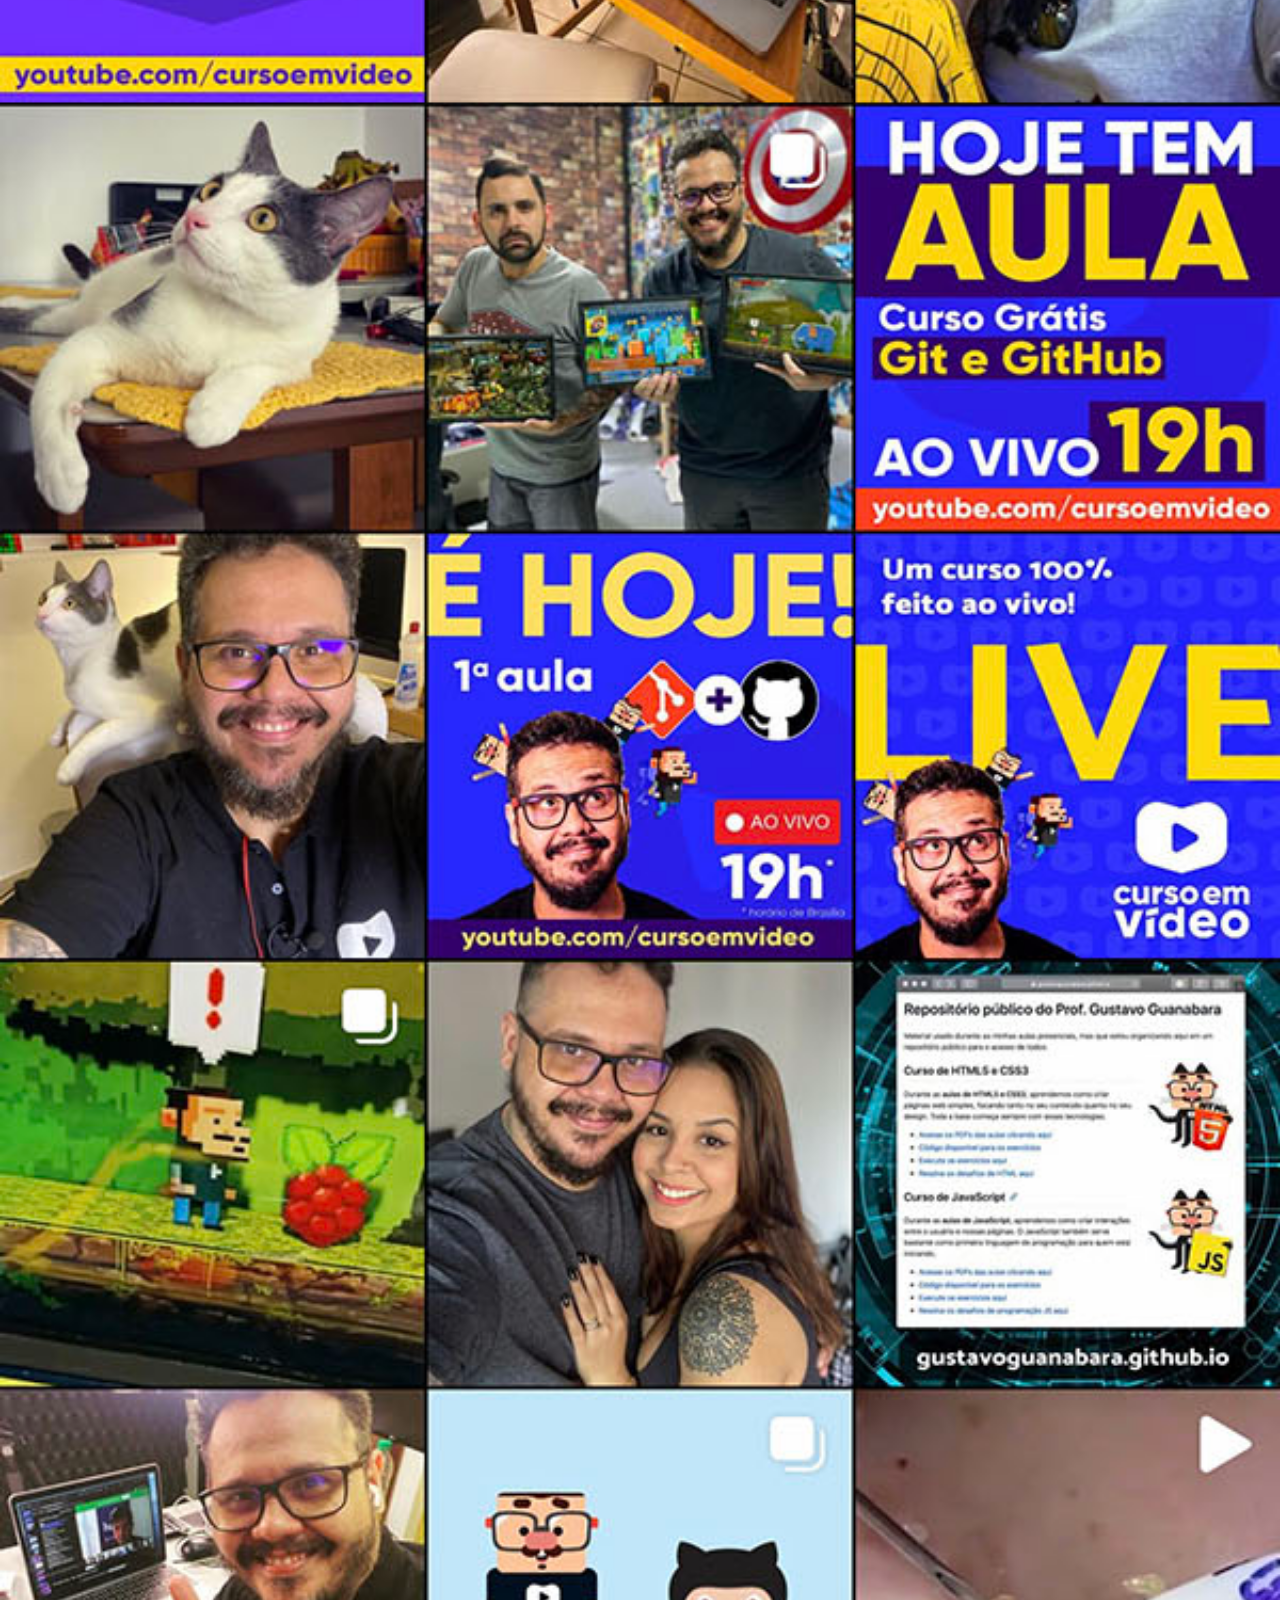
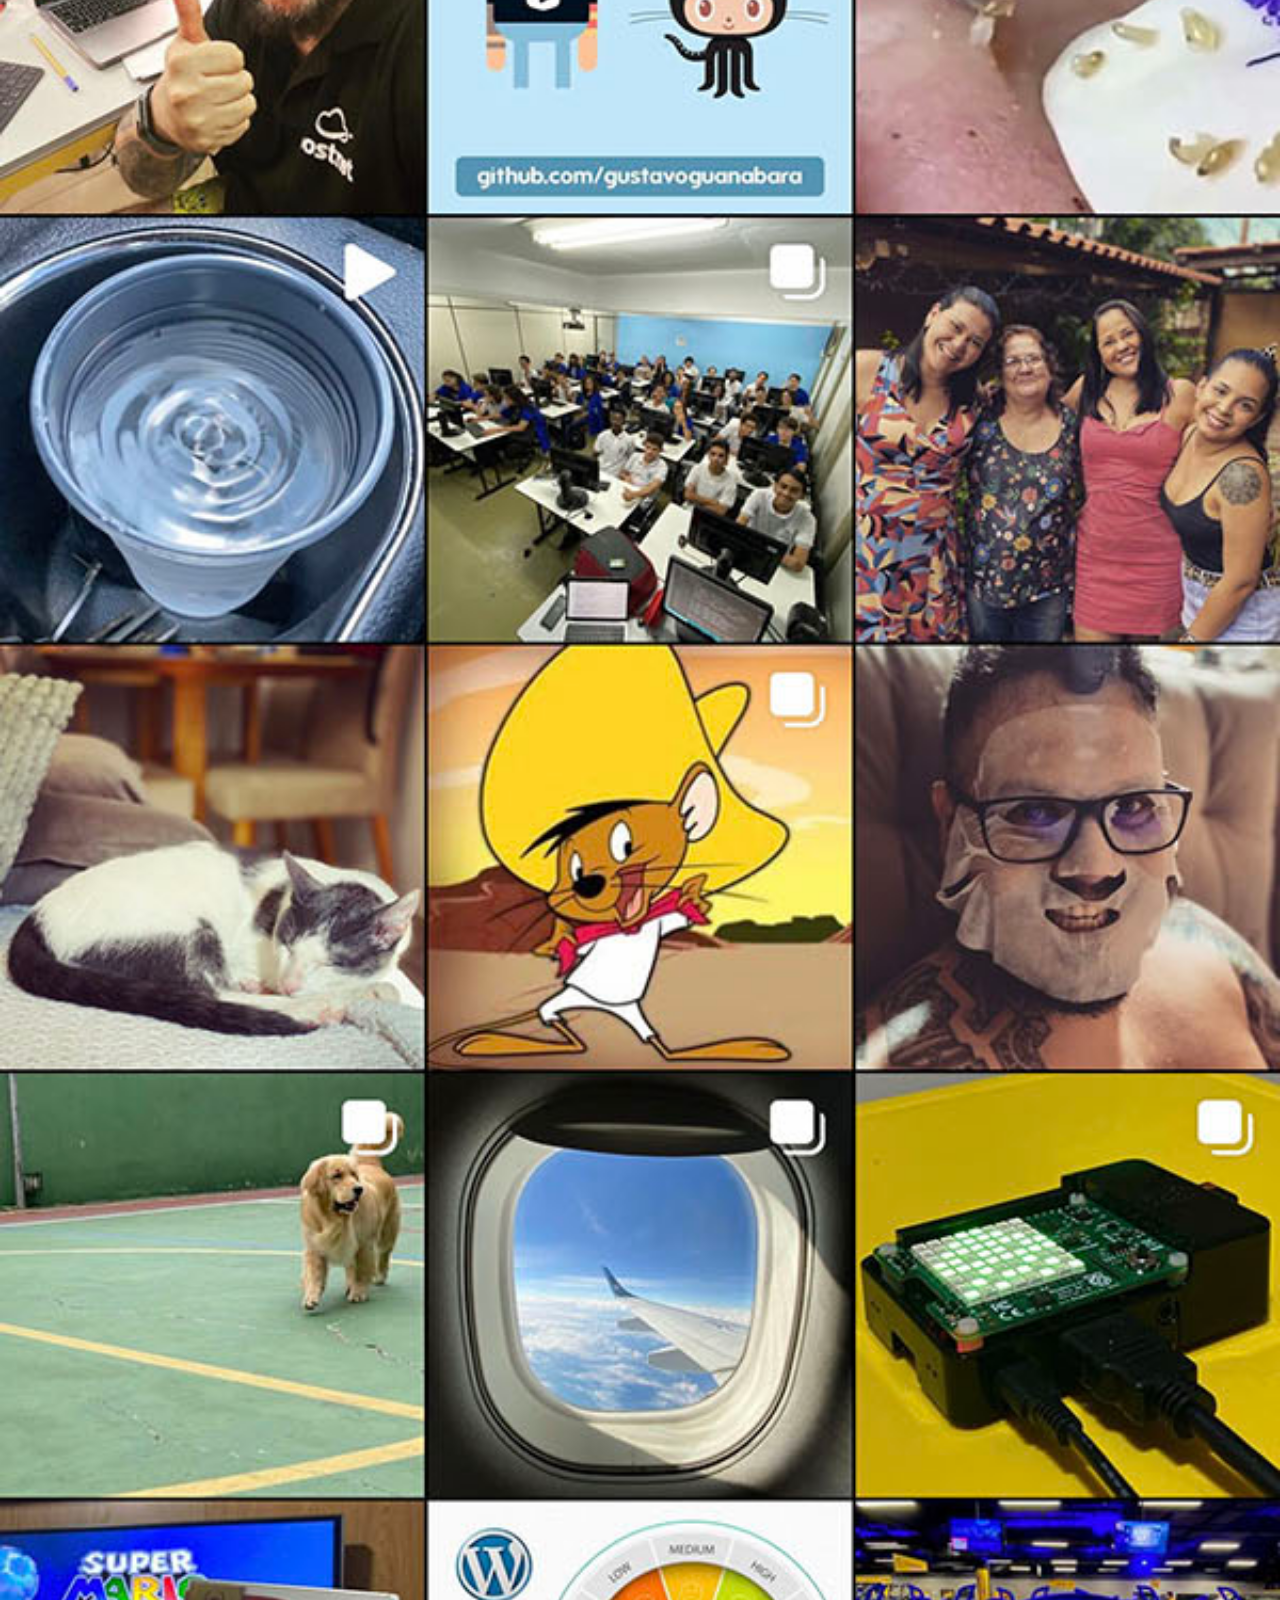
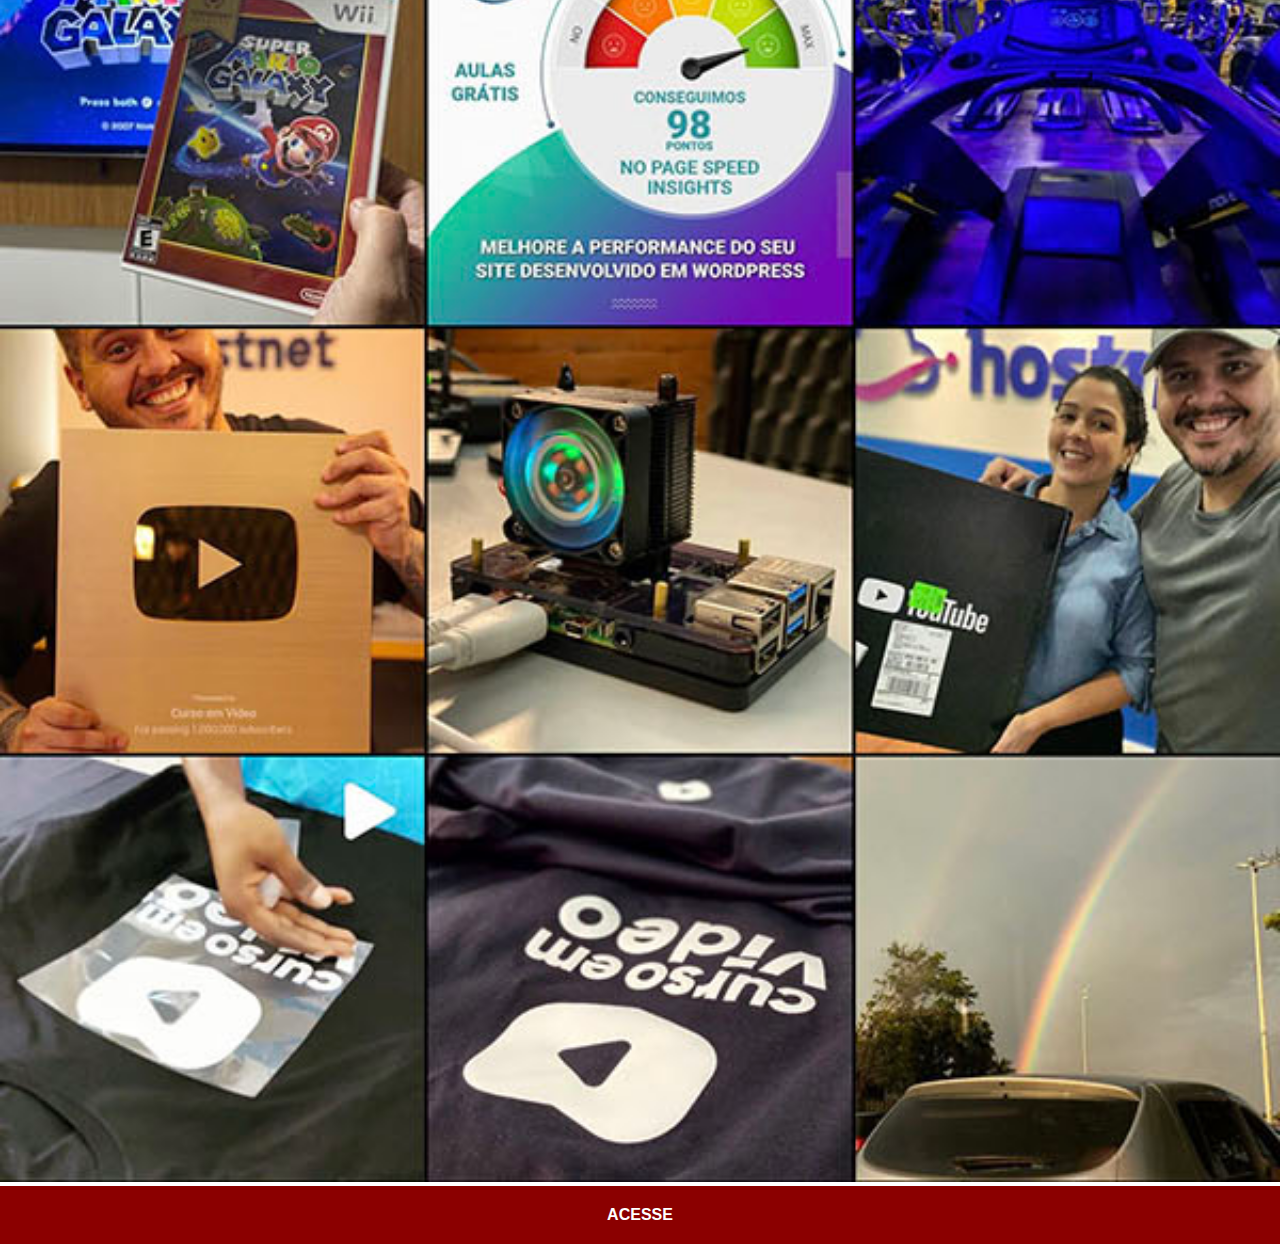
<file: instagram.html>
<!DOCTYPE html>
<html lang="pt-br">
<head>
    <meta charset="UTF-8">
    <meta name="viewport" content="width=device-width, initial-scale=1.0">
    <title>Instagram</title>
    <link rel="stylesheet" href="estilos/social.css">
</head>
<body>
    <img src="pacote-d013/imagens/tela-instagram.jpg" alt="Instagram"><a href="https://www.instagram.com/gustavoguanabara">ACESSE</a>
</body>
</html>
</file>
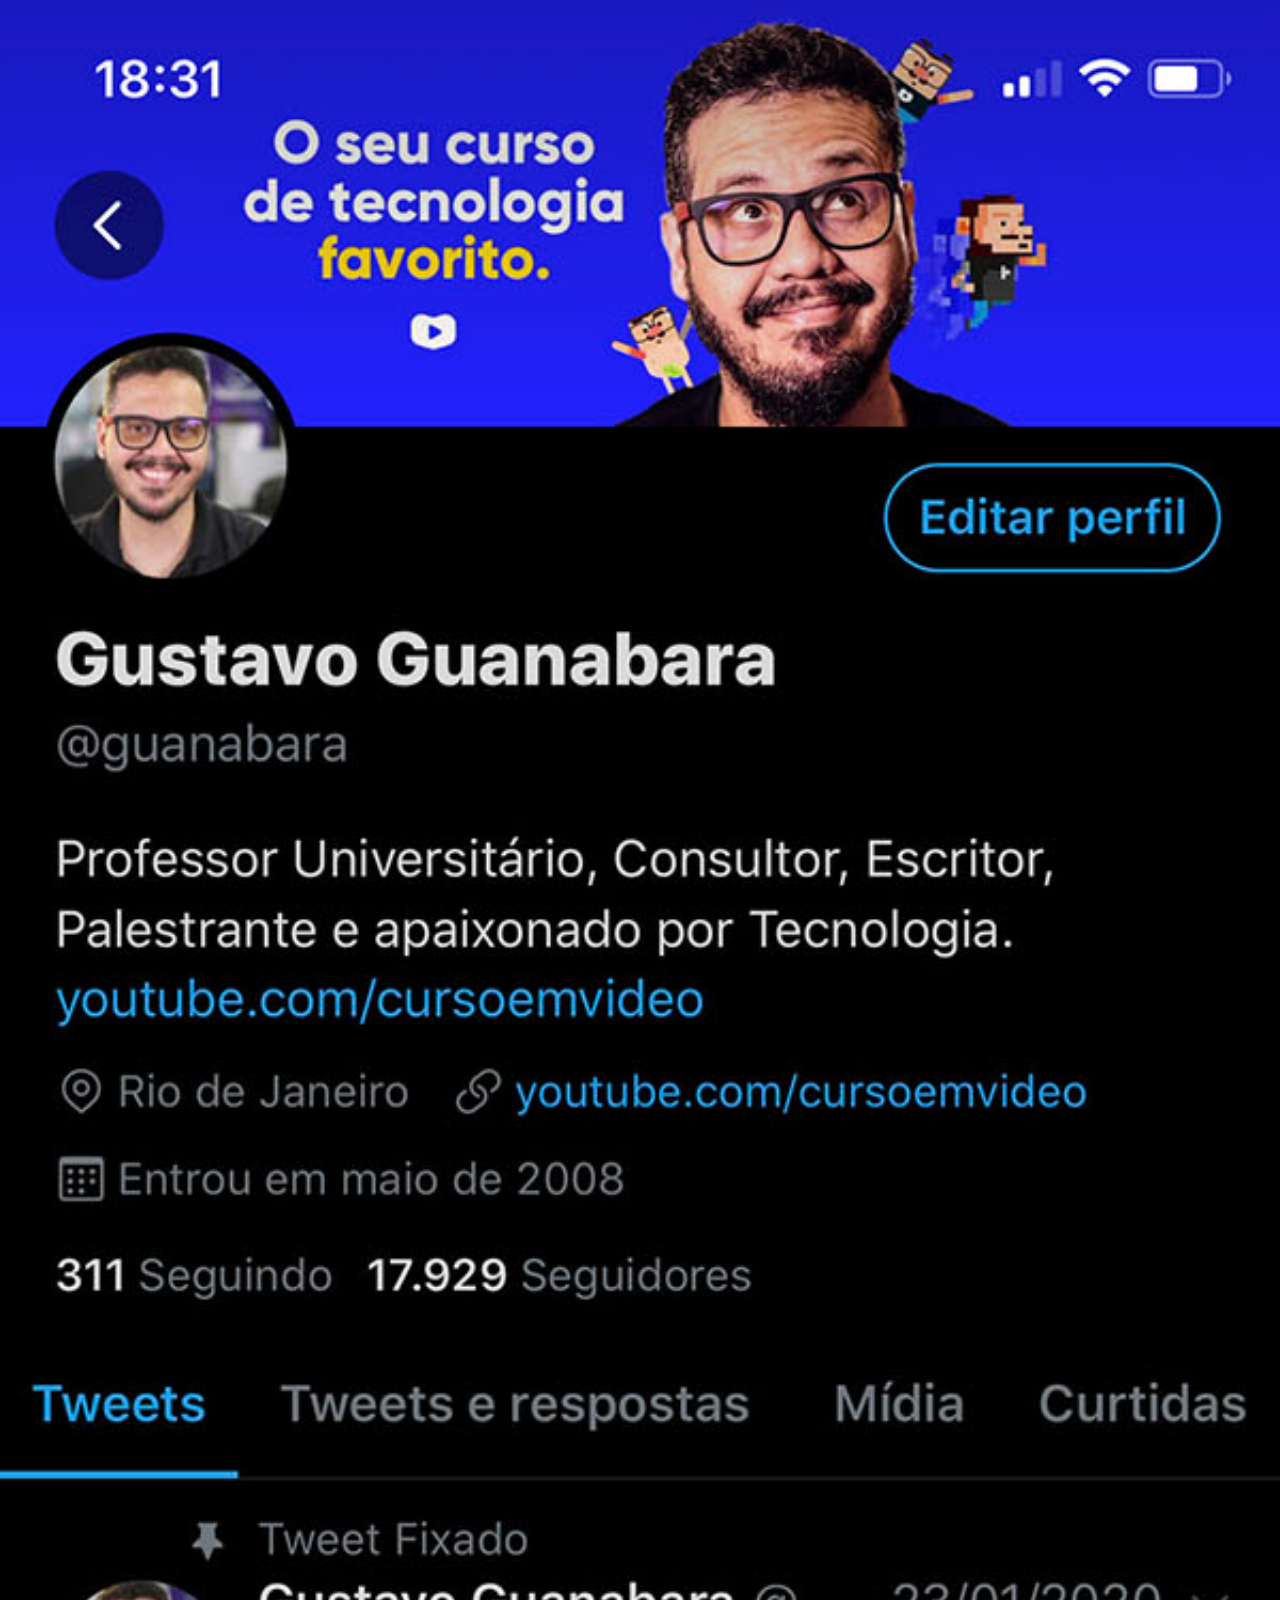
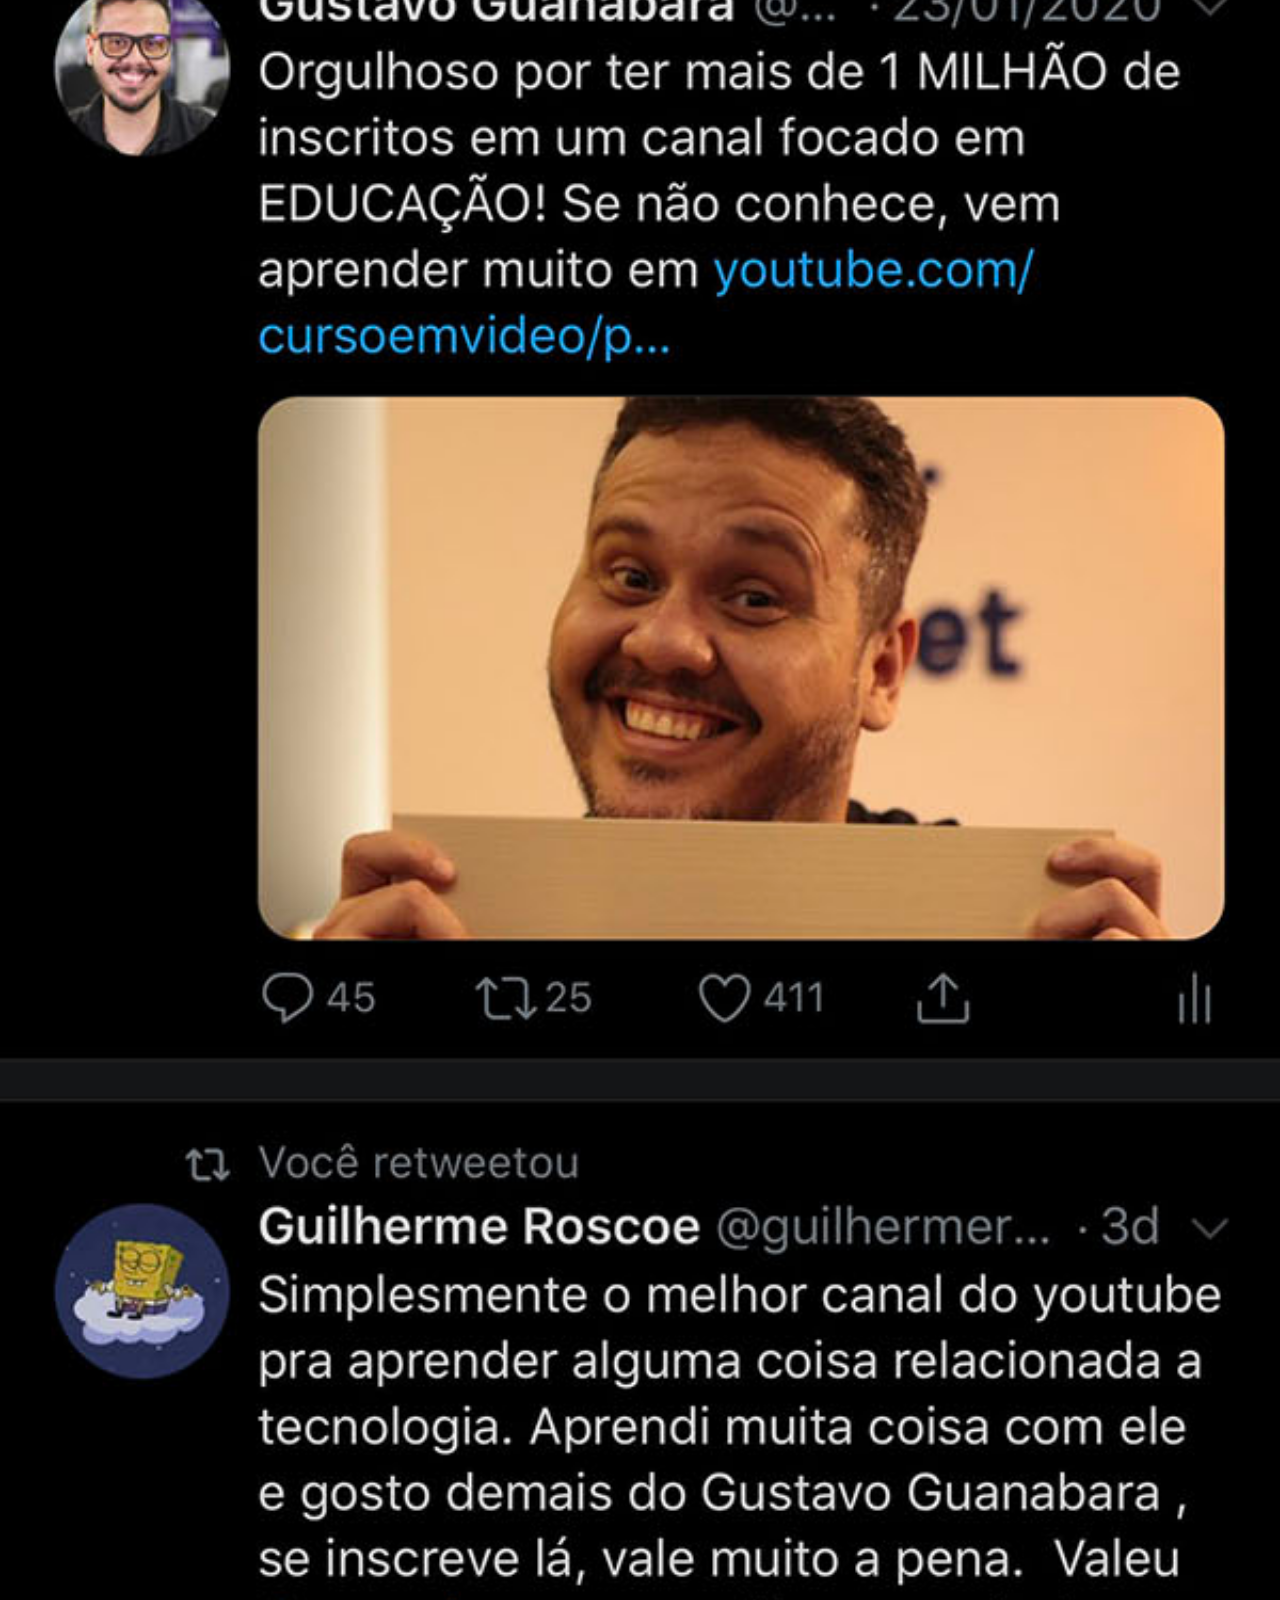
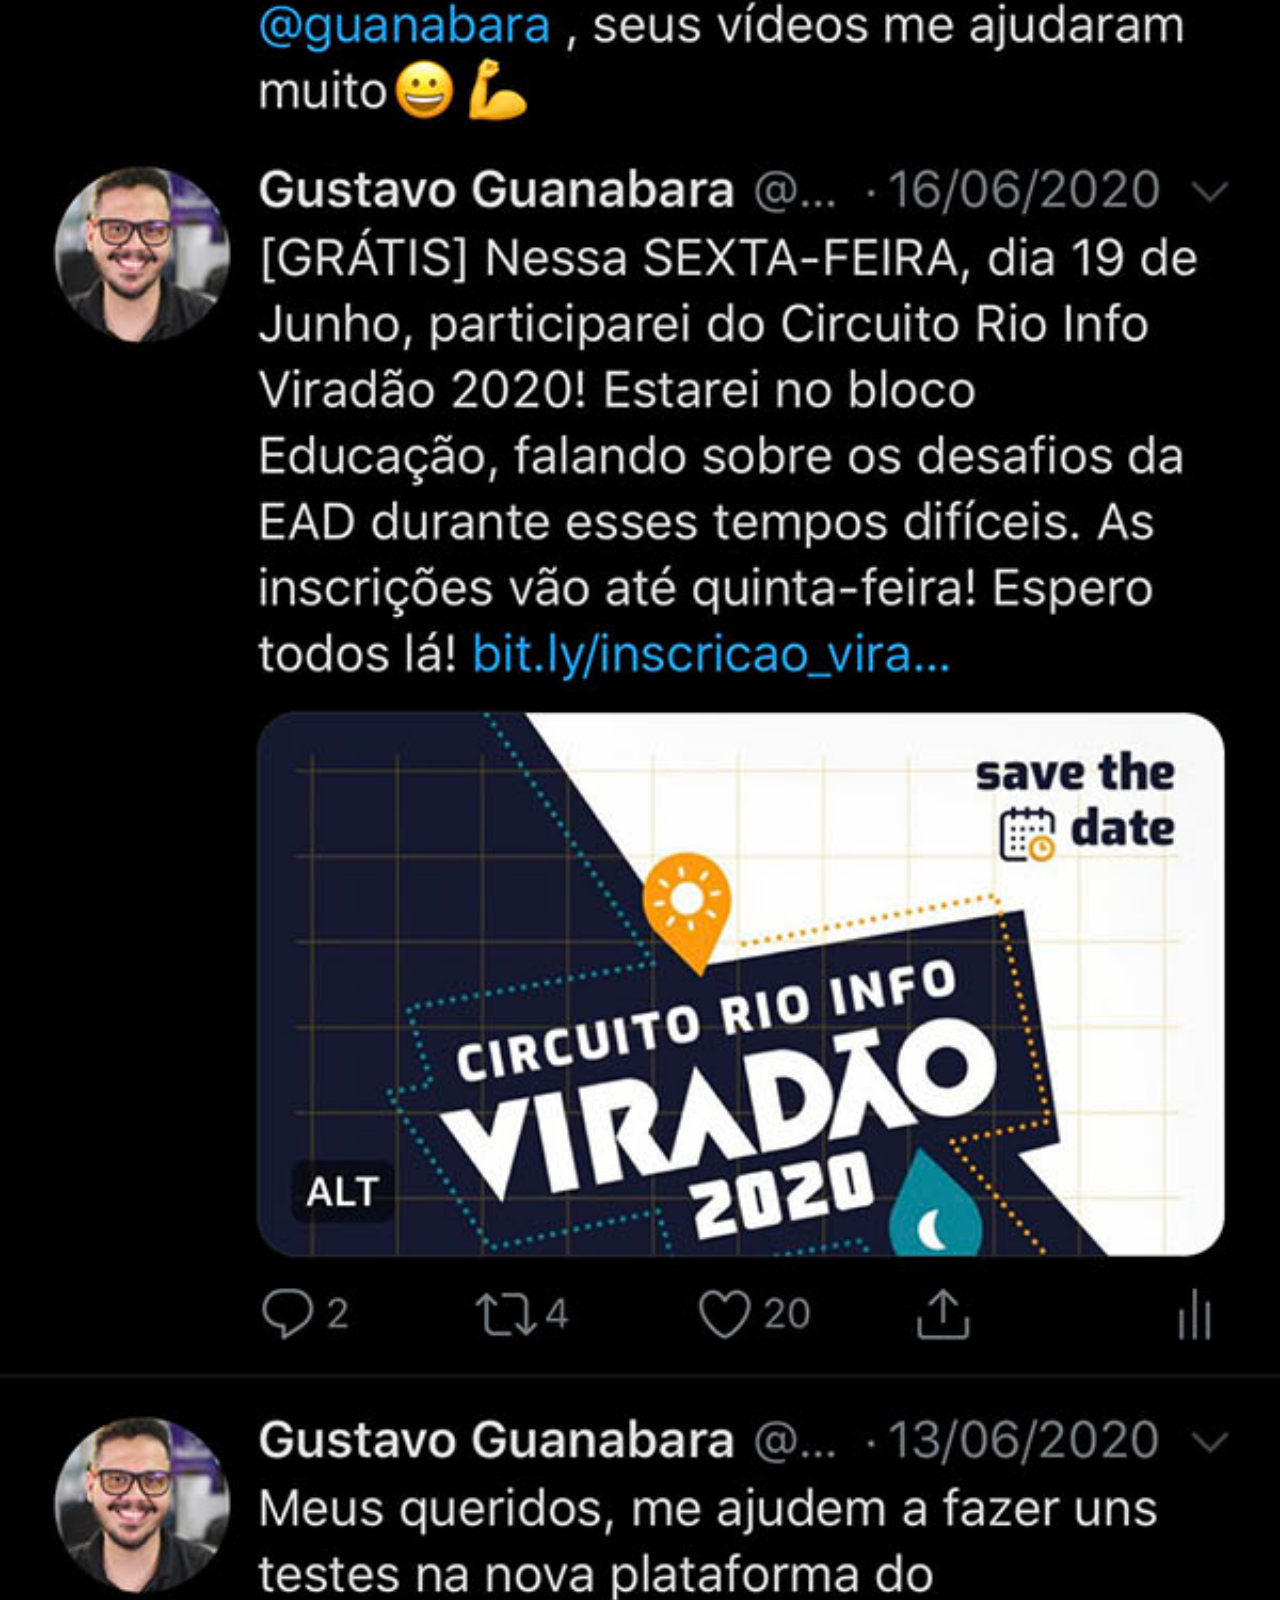
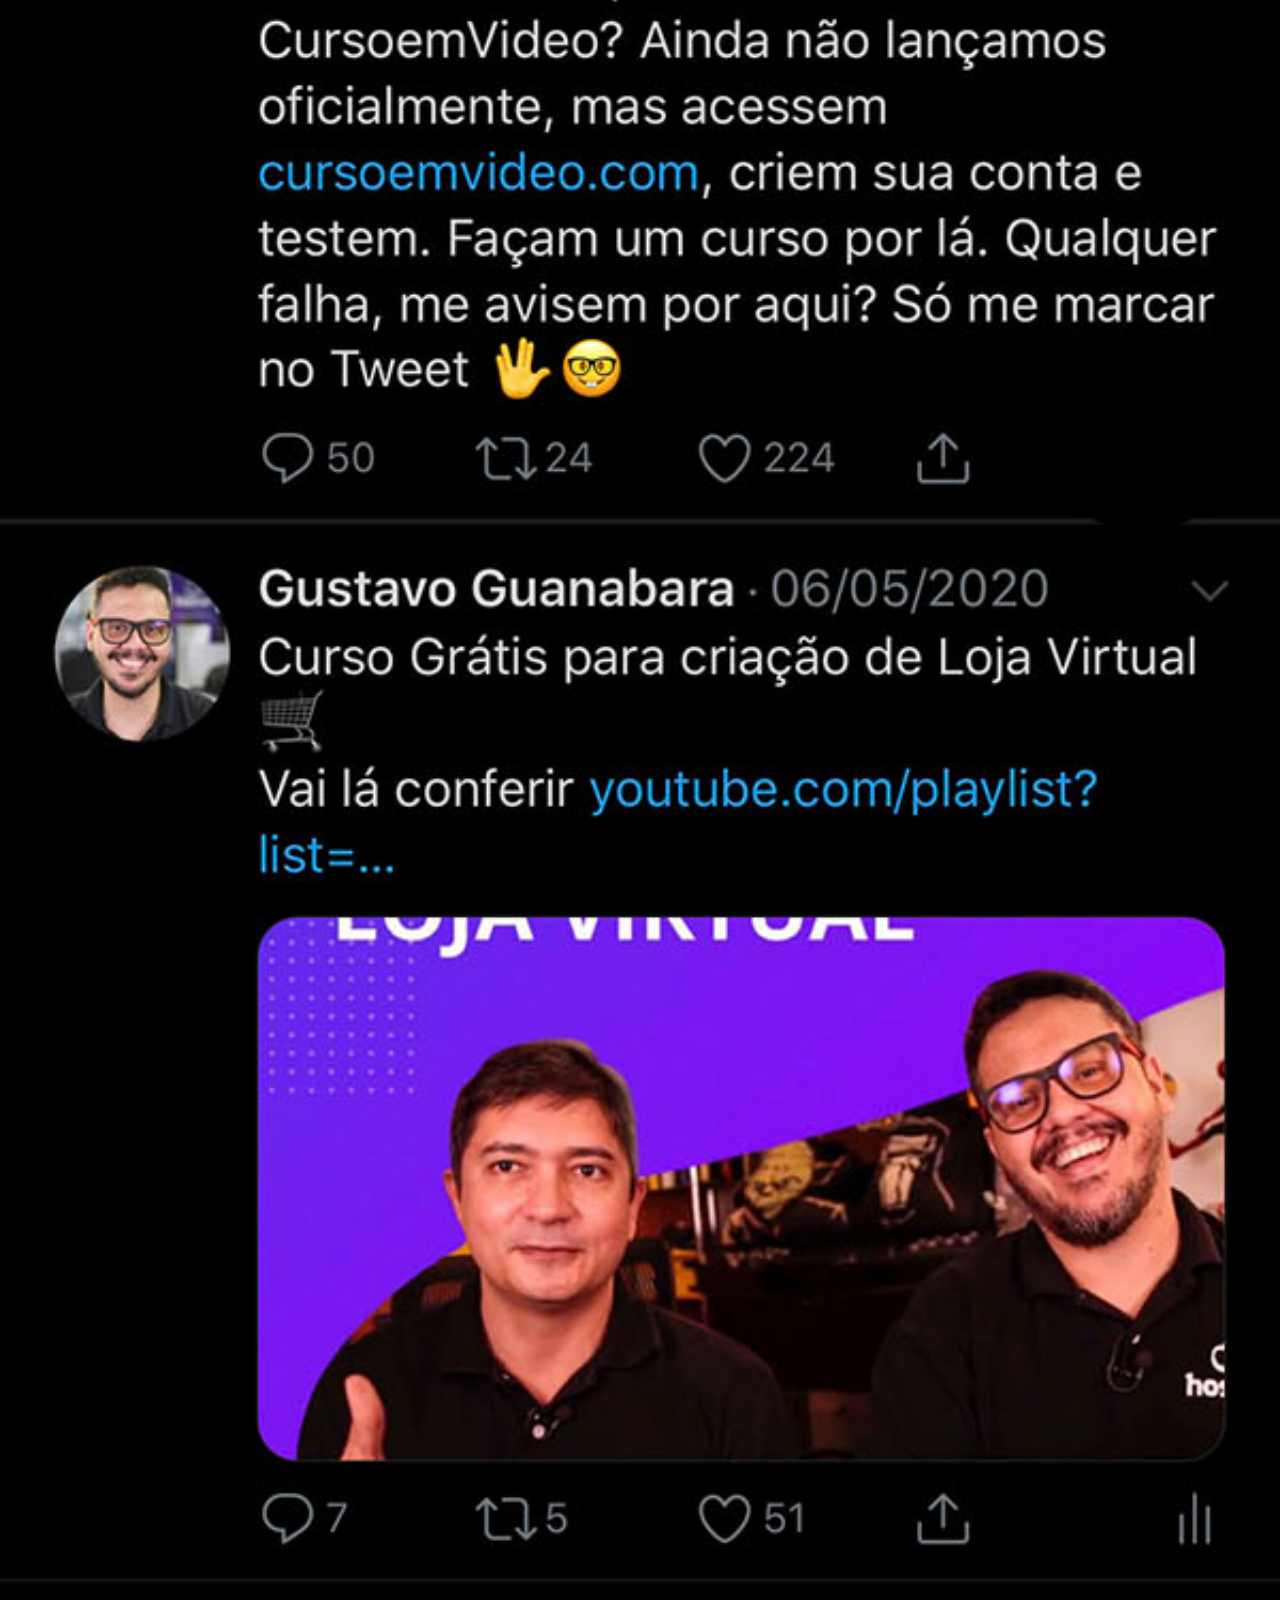
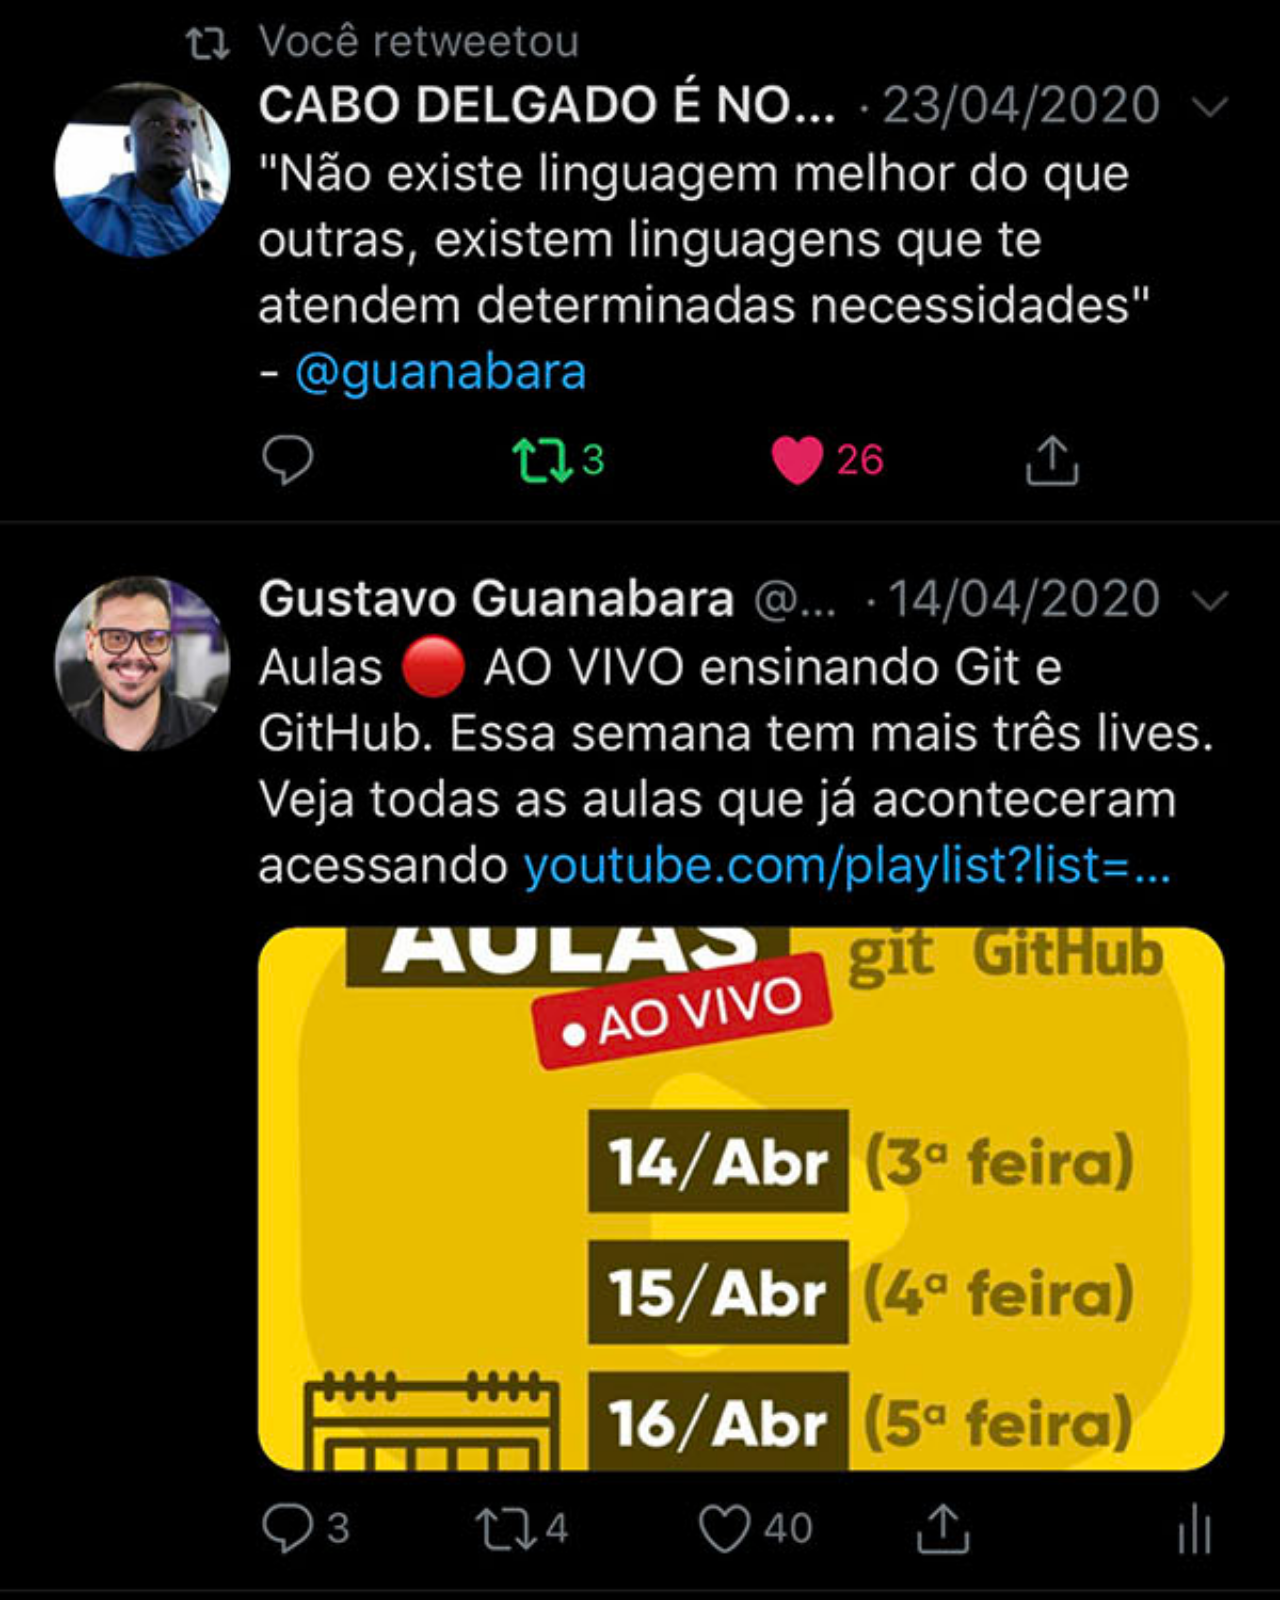
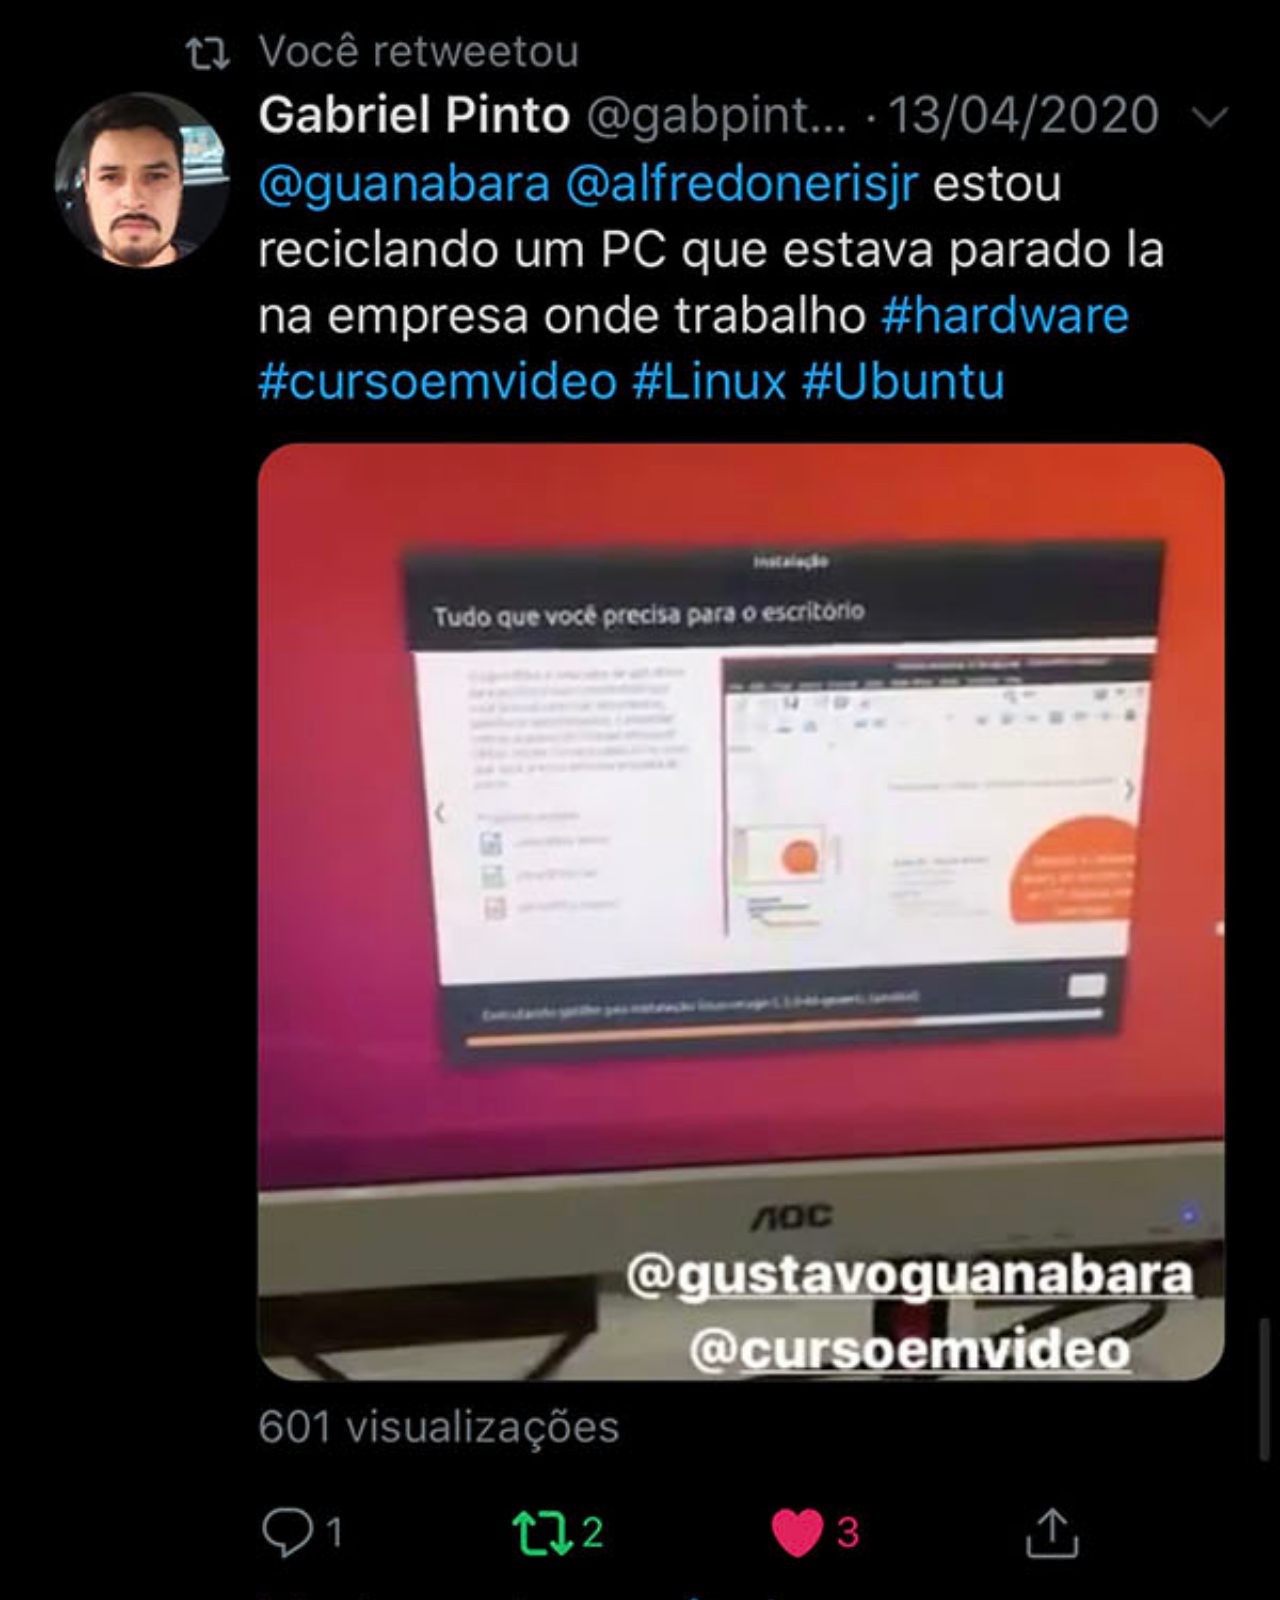
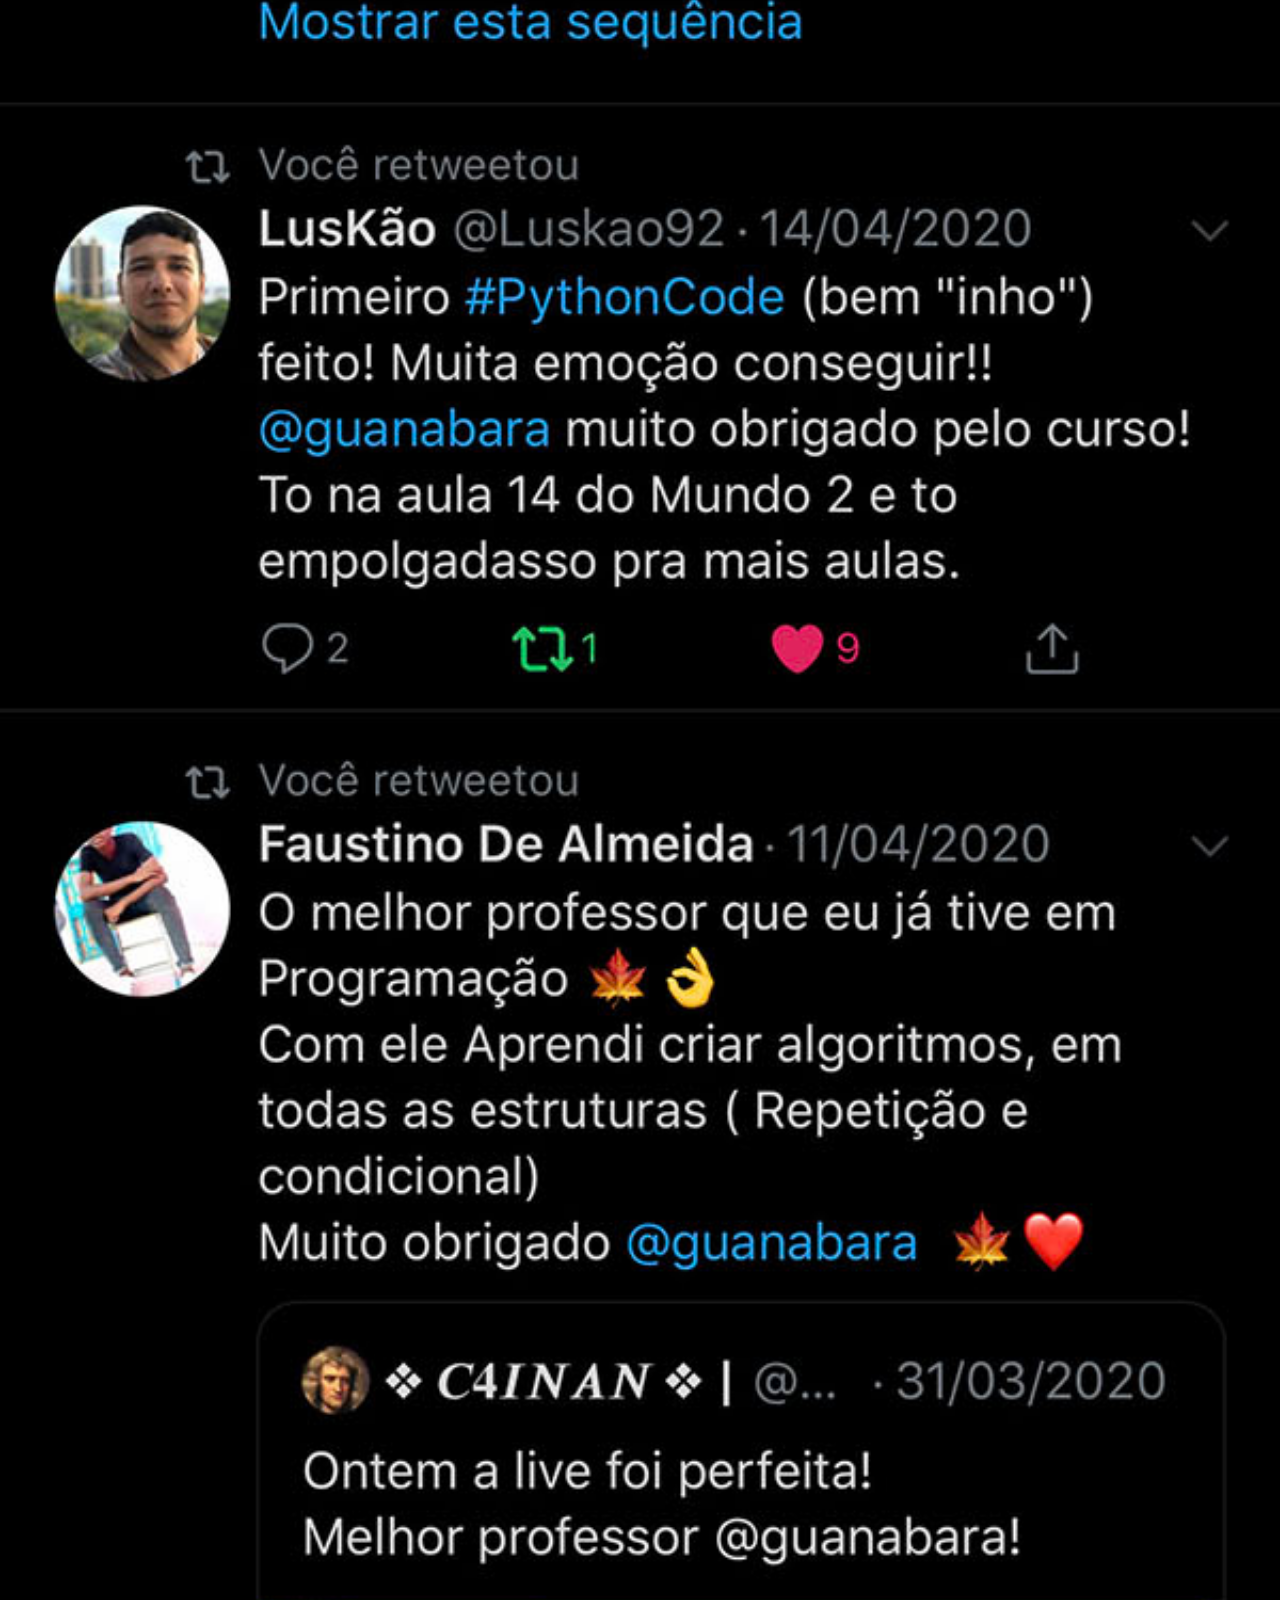
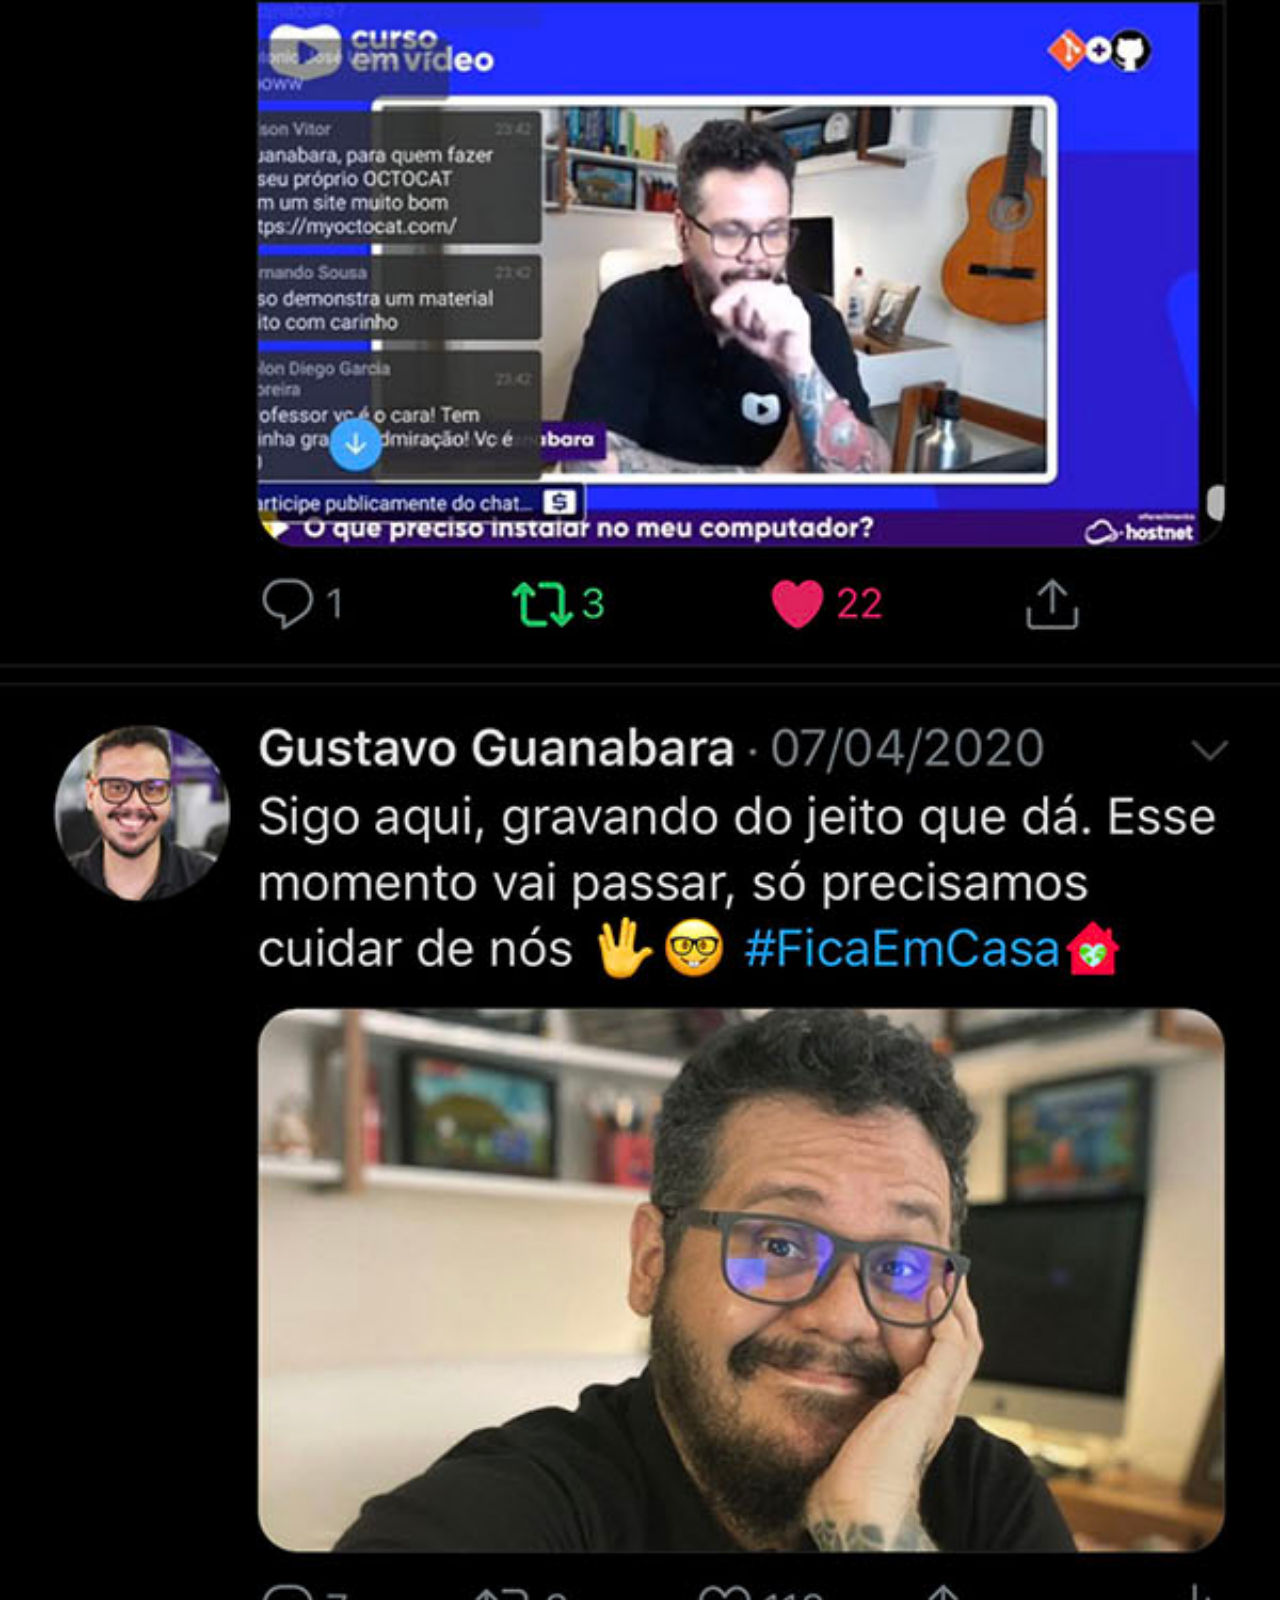
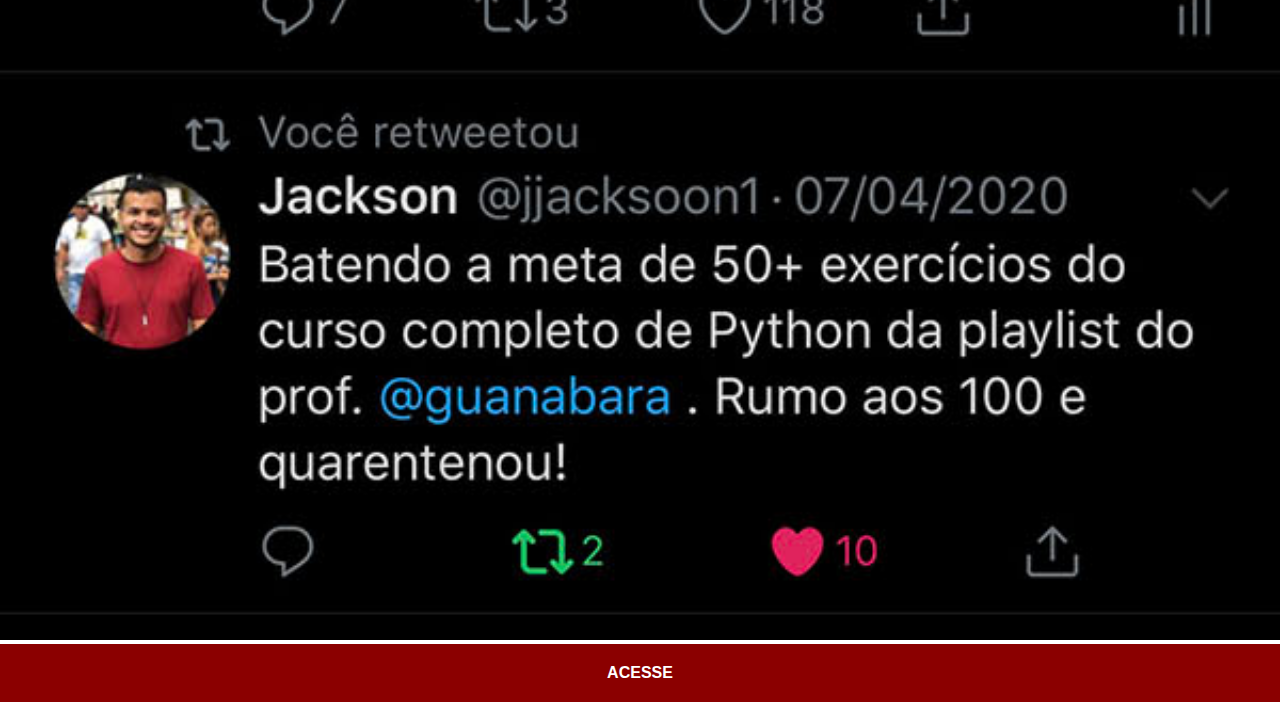
<file: twitter.html>
<!DOCTYPE html>
<html lang="pt-br">
<head>
    <meta charset="UTF-8">
    <meta name="viewport" content="width=device-width, initial-scale=1.0">
    <title>Twitter</title>
    <link rel="stylesheet" href="estilos/social.css">
</head>
<body>
    <img src="pacote-d013/imagens/tela-twitter.jpg" alt="Twitter"><a href="https://twitter.com/guanabara">ACESSE</a>
</body>
</html>
</file>
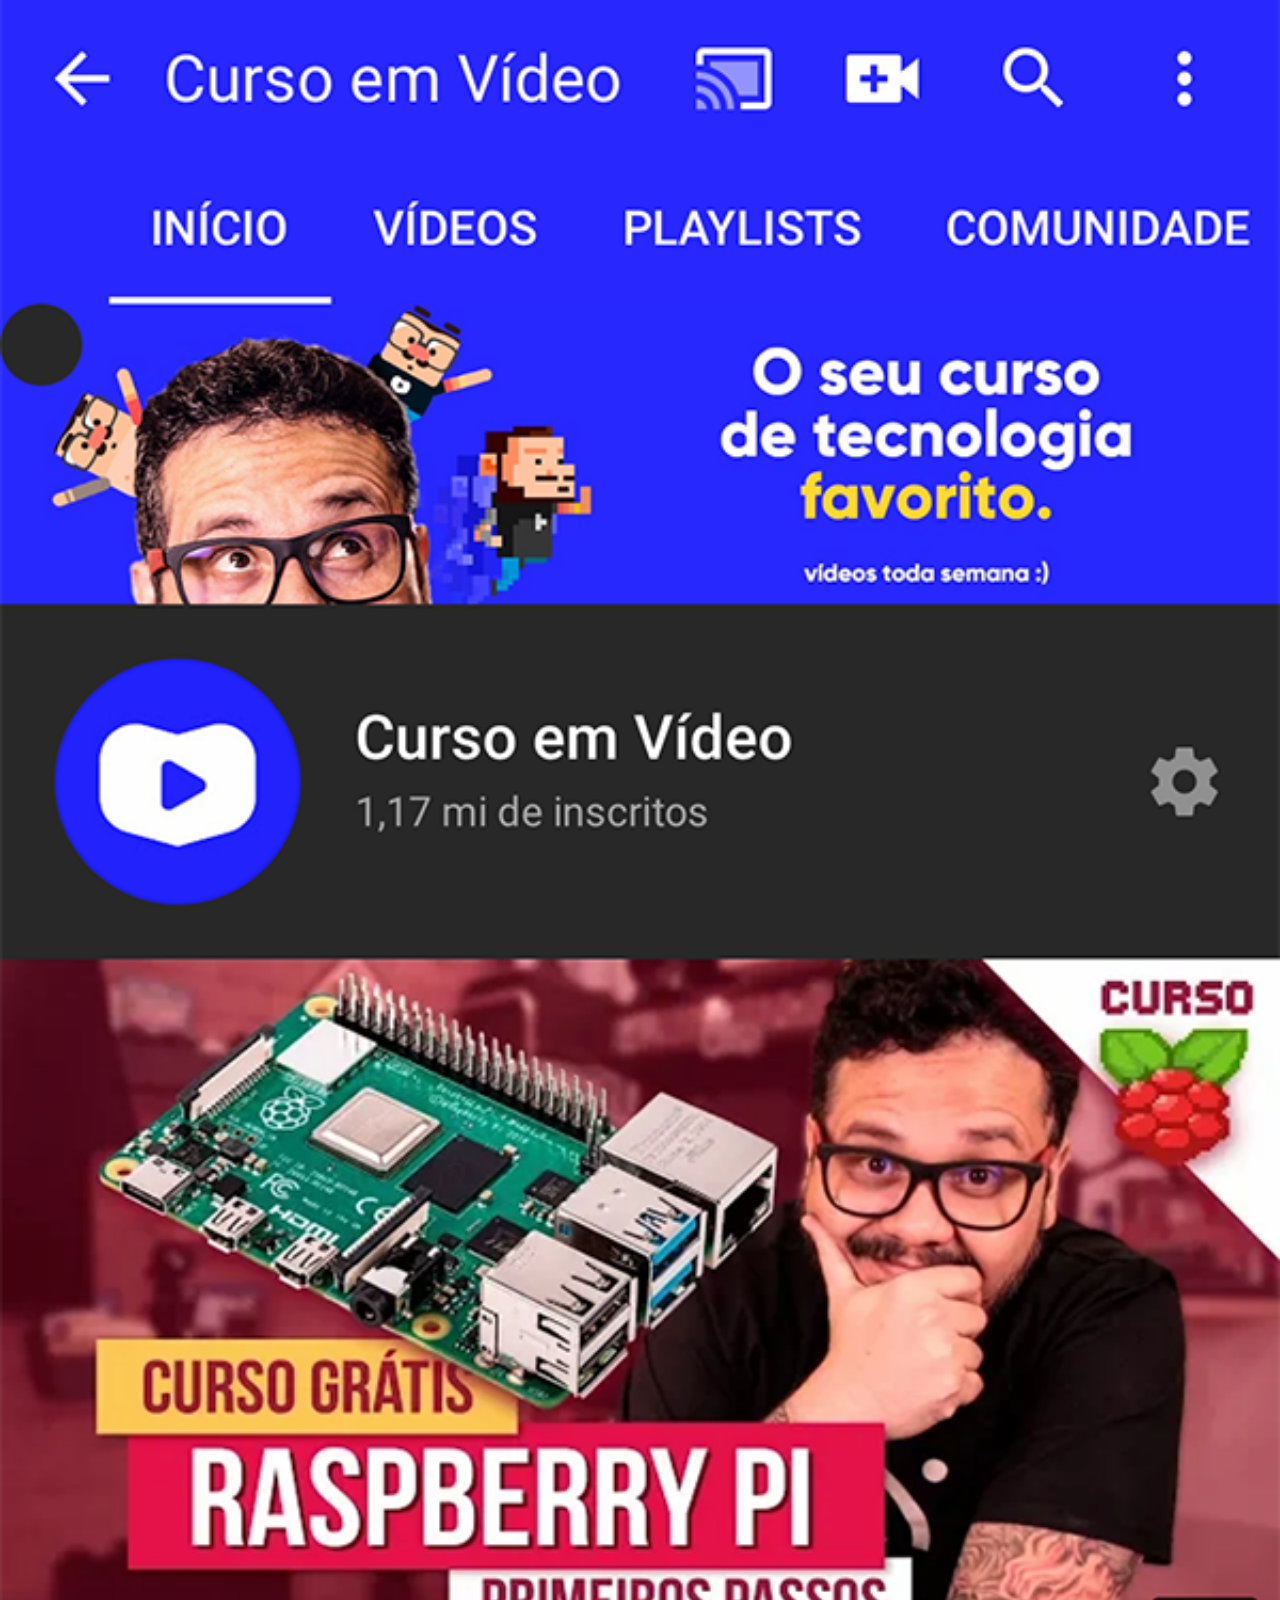
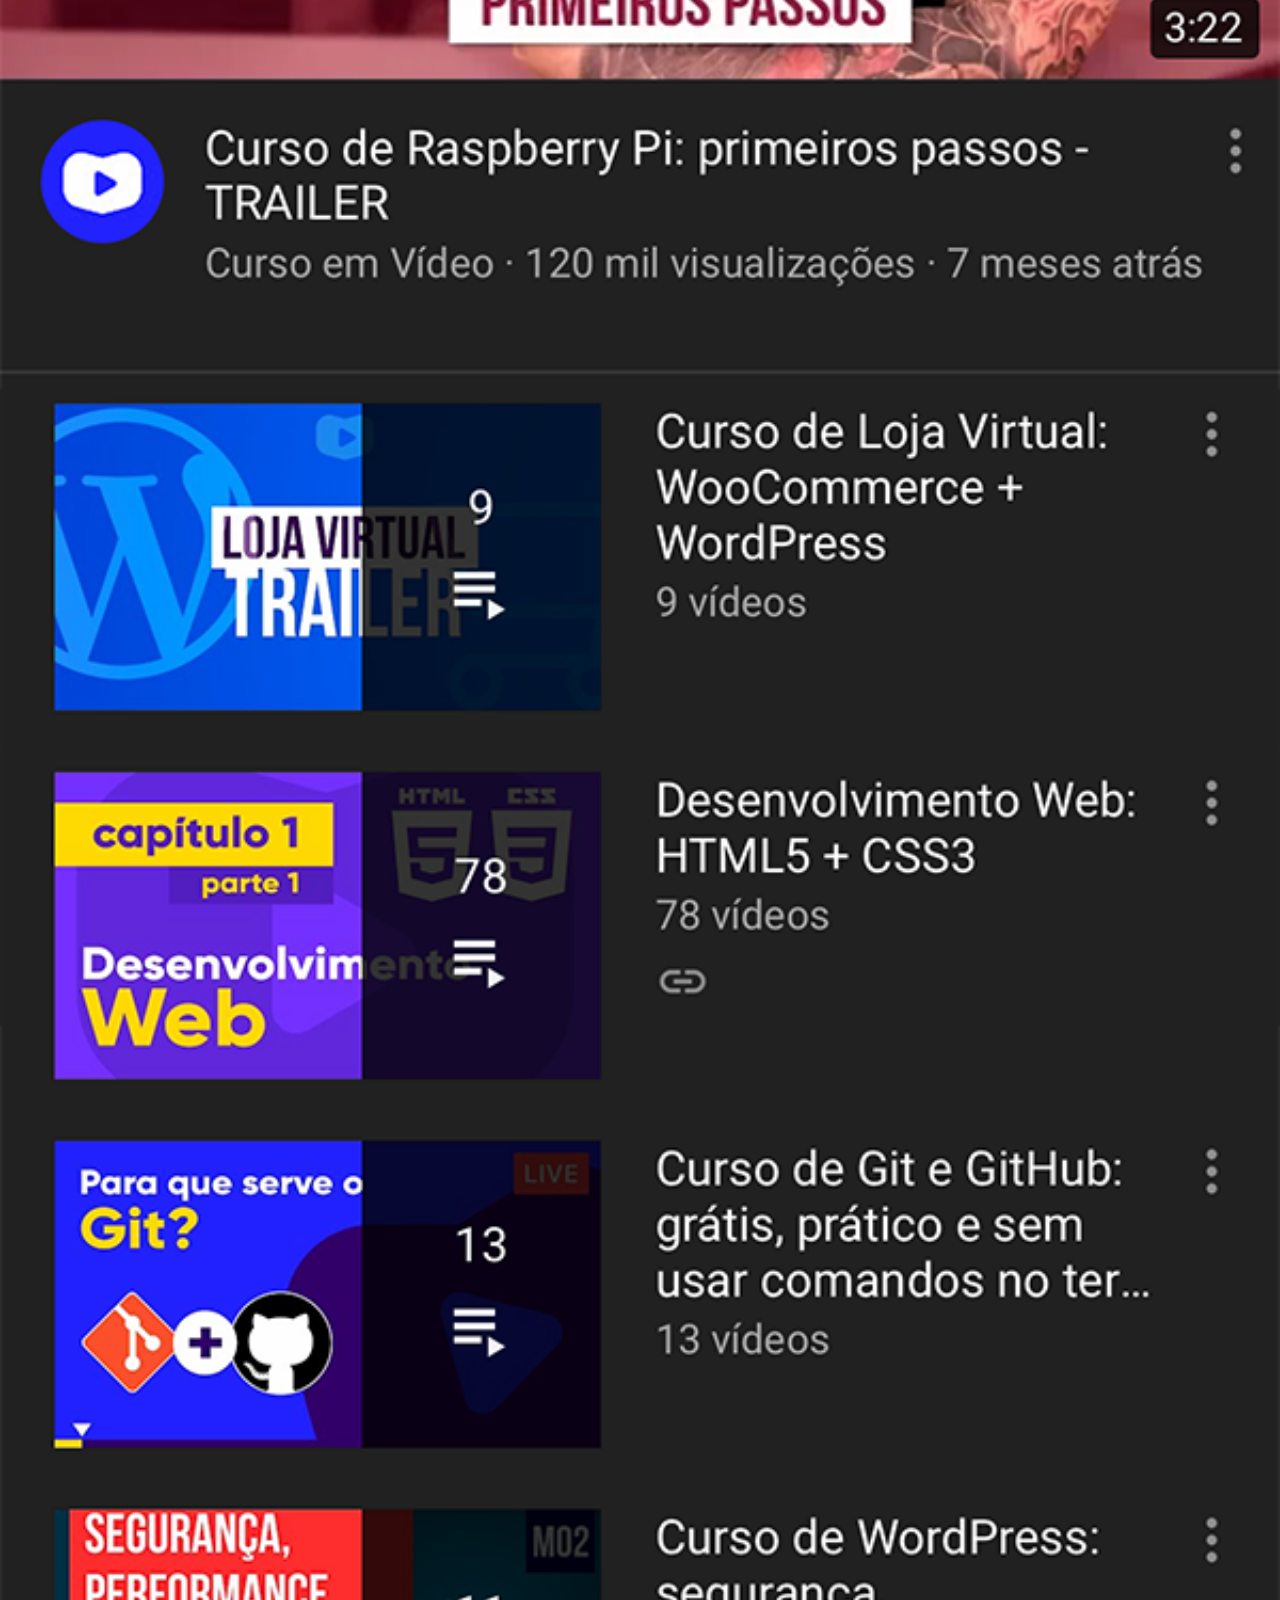
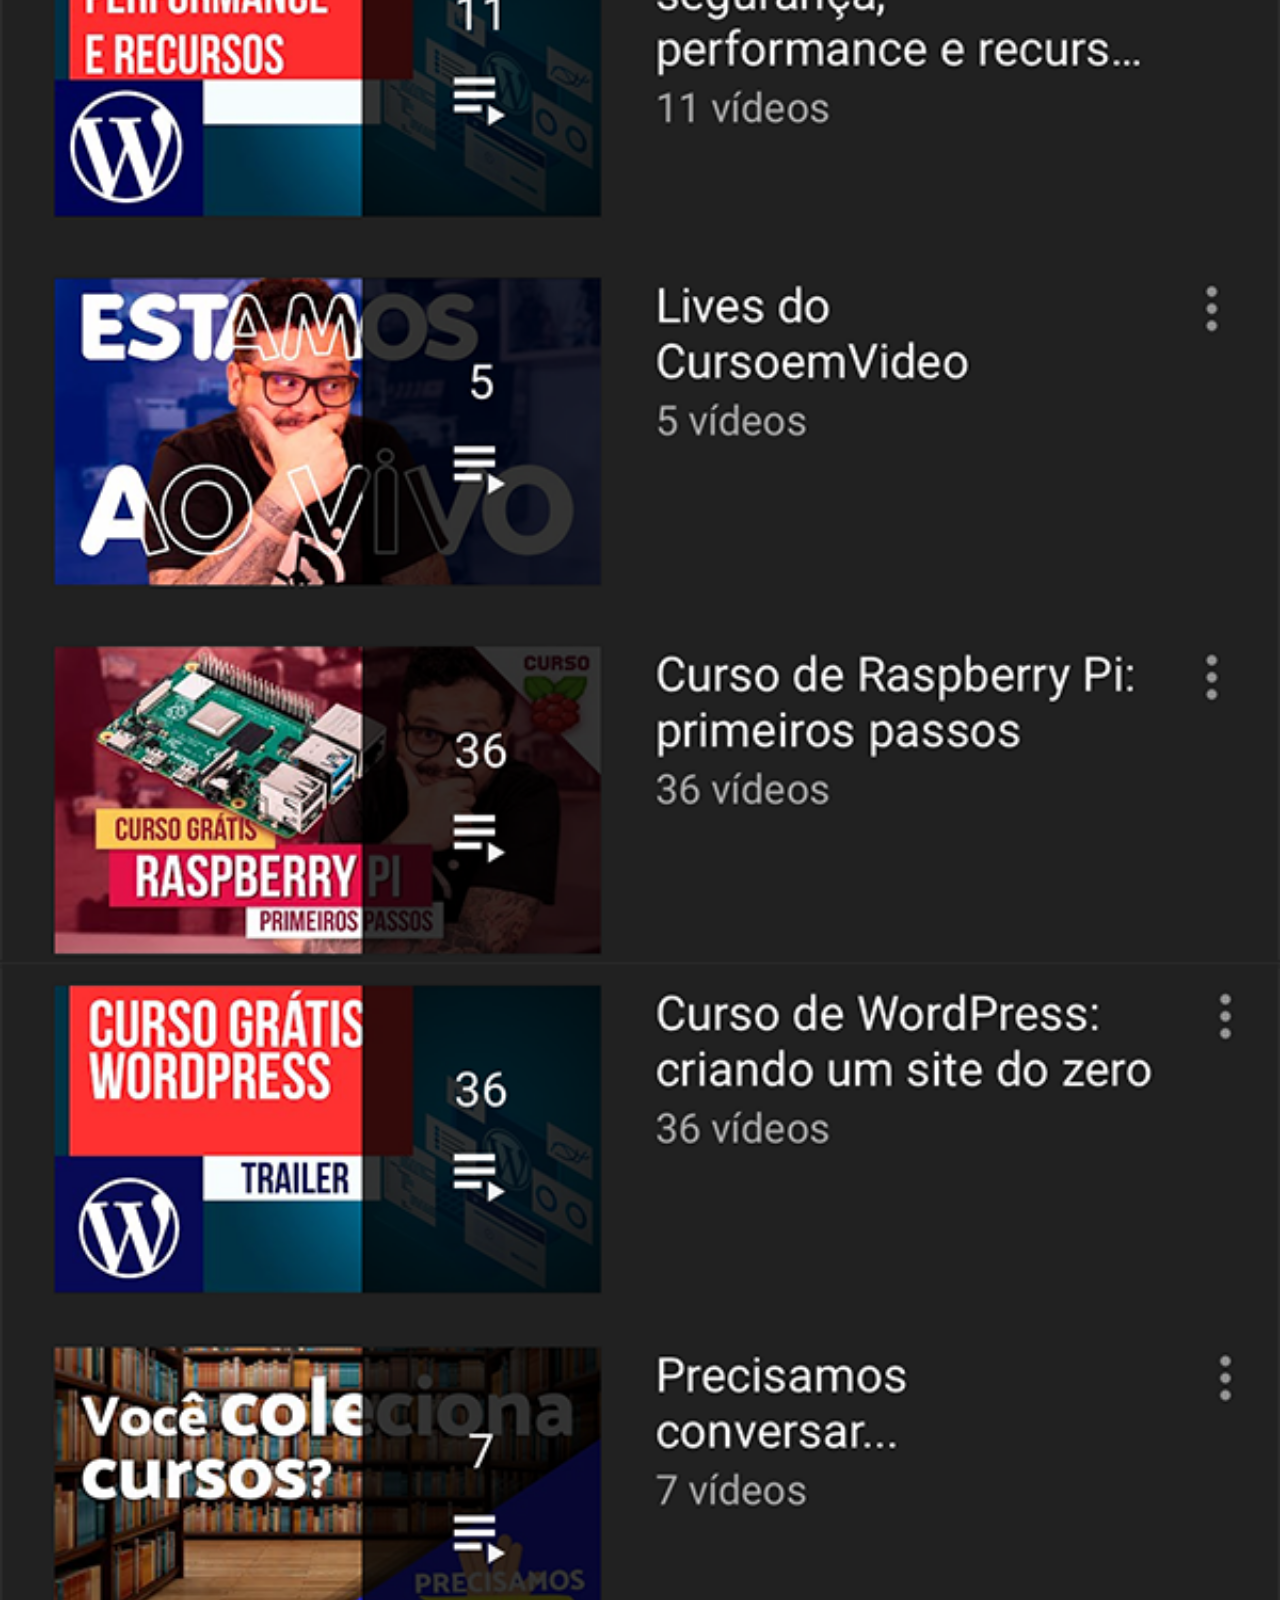
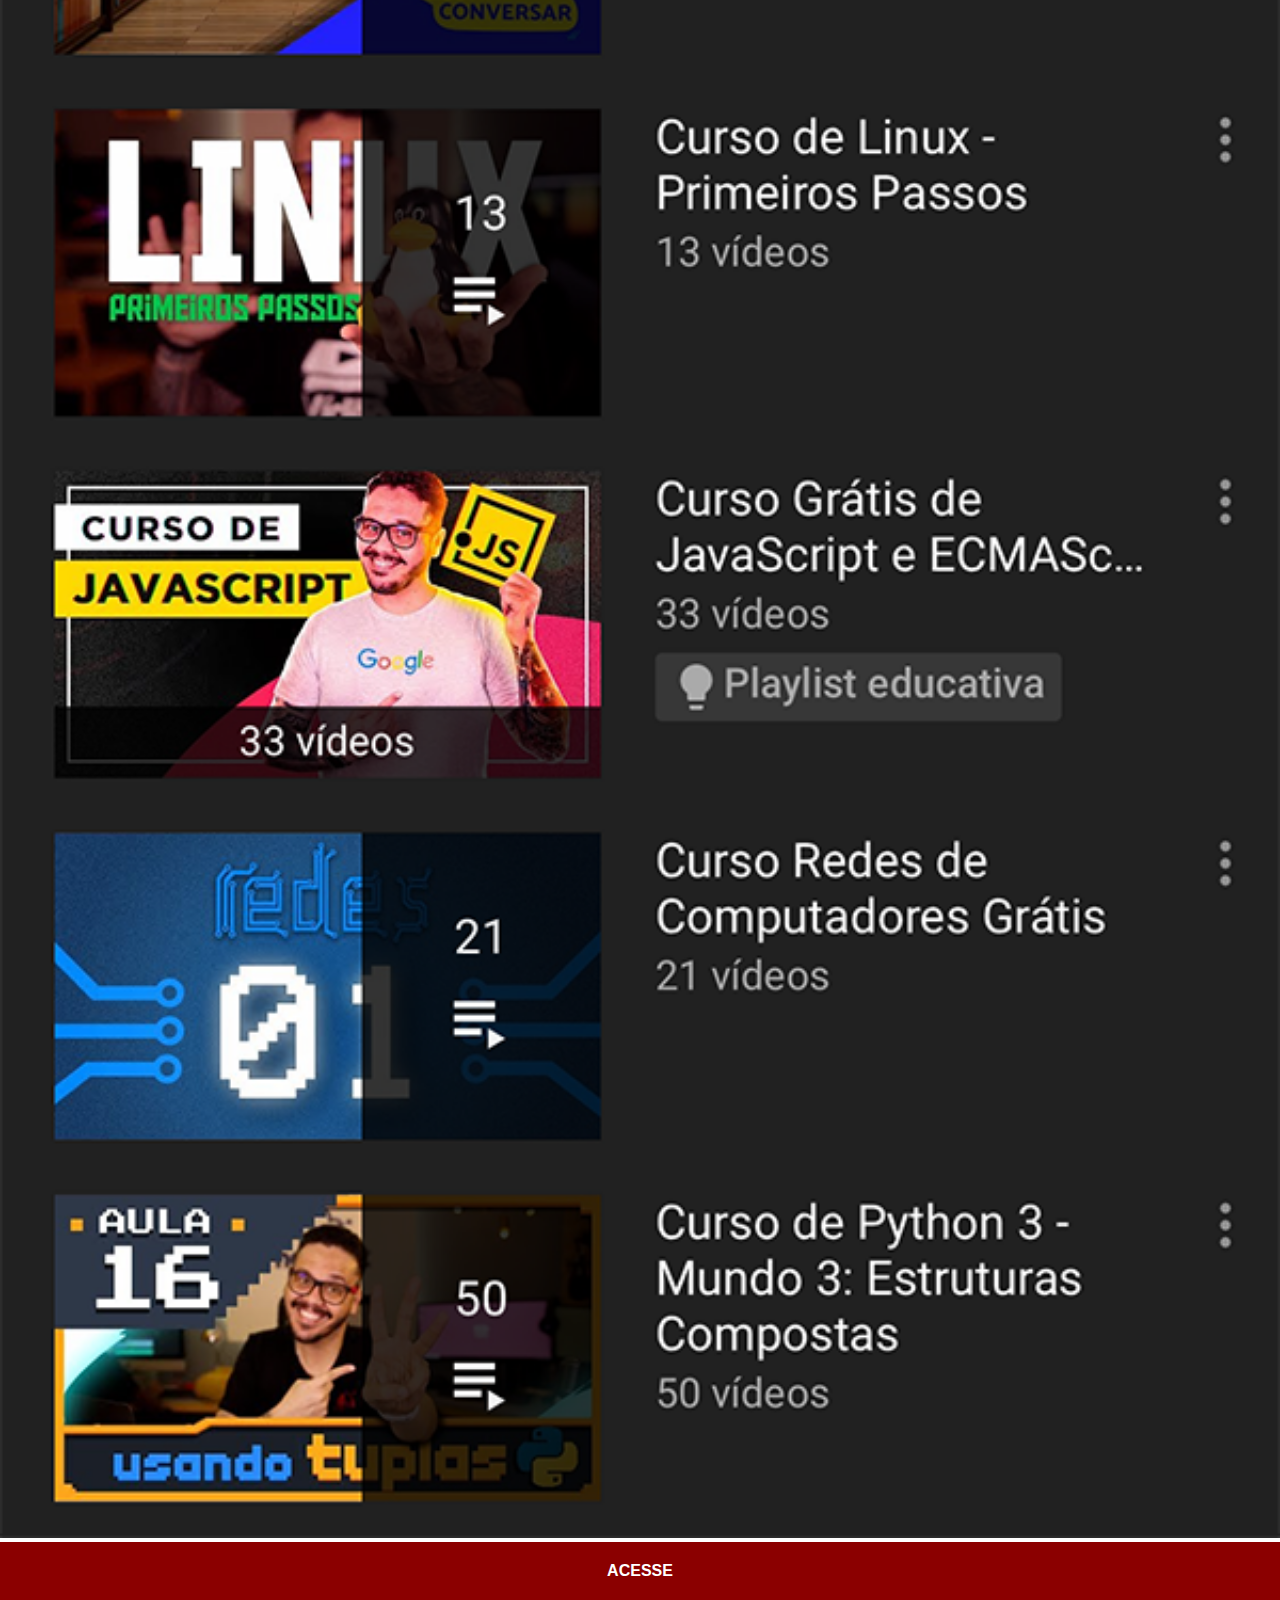
<file: youtube.html>
<!DOCTYPE html>
<html lang="pt-br">
<head>
    <meta charset="UTF-8">
    <meta name="viewport" content="width=device-width, initial-scale=1.0">
    <title>YouTube</title>
    <link rel="stylesheet" href="estilos/social.css">
</head>
<body>
    <img src="pacote-d013/imagens/tela-youtube.png" alt="">
    <a href="https://www.youtube.com/@CursoemVideo/playlists">ACESSE</a>
</body>
</html>
</file>
<file: estilos/style.css>
@charset "UTF-8";

*{
    margin: 0px;
    padding: 0px;
    font-family: Arial, Helvetica, sans-serif;
}

html, body{
    height: 100vh;
    width: 100vw;
    background-color: black;
}

body{
    background: url('../pacote-d013/imagens/fundo-madeira.jpg') no-repeat top center;
    background-size: cover;
    background-attachment: fixed;
}

main{
    height: 100vh;
    position: relative;
}

section#telefone{
    height: 627px;
    width: 311px;
    background: url('../pacote-d013/imagens/frame-iphone.png') no-repeat;
    position: absolute;
    top: 50%;
    left: 50%;
    transform: translate(-50%, -50%);
}

iframe#tela{
    position: relative;
    top: 80px;
    left: 22px;
    width: 267px;
    height: 471px;
}

section#redes-sociais{
    text-align: right;
}

section#redes-sociais img{
    box-sizing: border-box;
    width: 50px;
    margin: 10px;
    border-radius: 50%;
    box-shadow: 2px 2px 4px rgba(0, 0, 0, 0.400);
}

section#redes-sociais img:hover{
    border: 2px solid rgba(255, 255, 255, 0.603);
    transform: translate(-3px, -3px);
    box-shadow: 5px 5px 10px rgba(0, 0, 0, 0.404);
    transition: transform 0.3s, border 0.7s;
}
</file>
<file: estilos/social.css>
@charset "UTF-8";

*{
    margin: 0px;
    padding: 0px;
    font-family: Arial, Helvetica, sans-serif;
}

::-webkit-scrollbar{
    width: 0px;
    height: 0px;
}

img{
    width: 100vw;
}
a{
    display: block;
    background-color: darkred;
    padding: 20px;
    text-align: center;
    font-weight: bolder;
    text-decoration: none;
    color: white;
}
a:hover{
    background-color: red;
}
</file>
